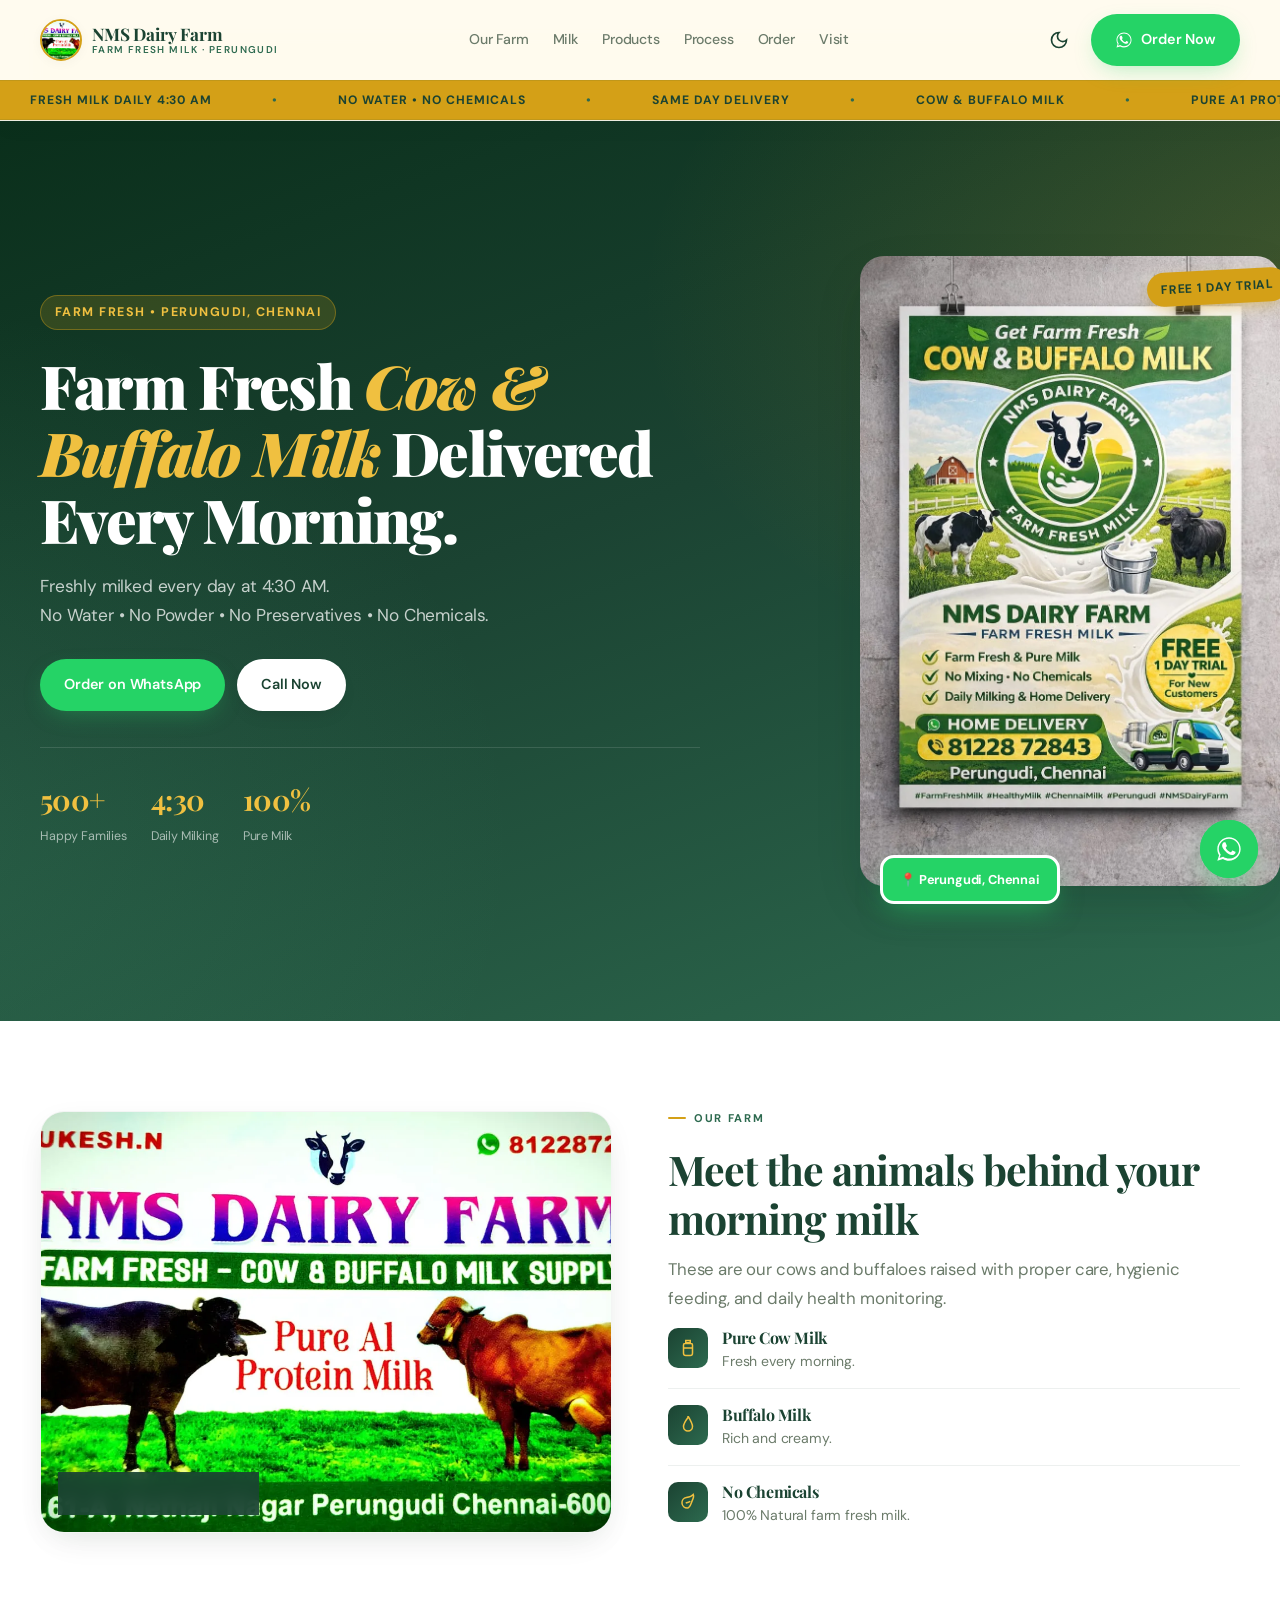
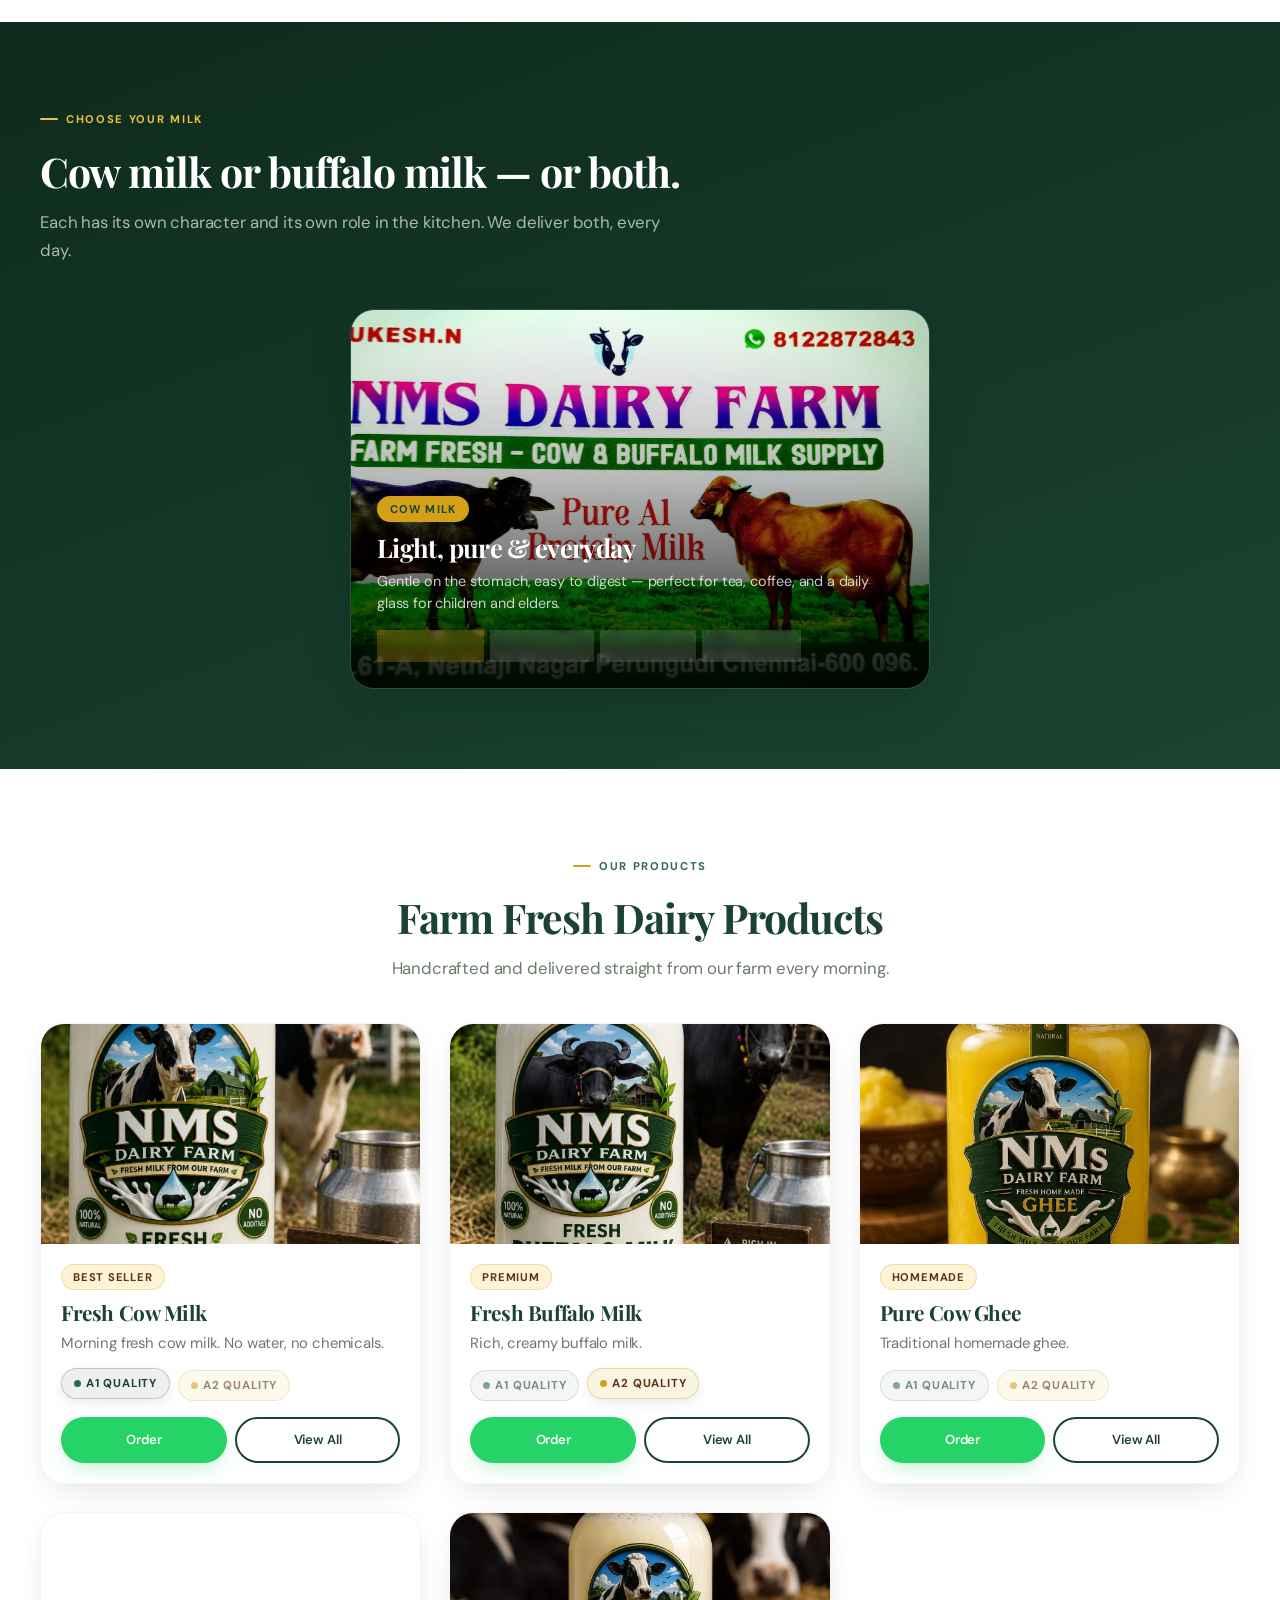
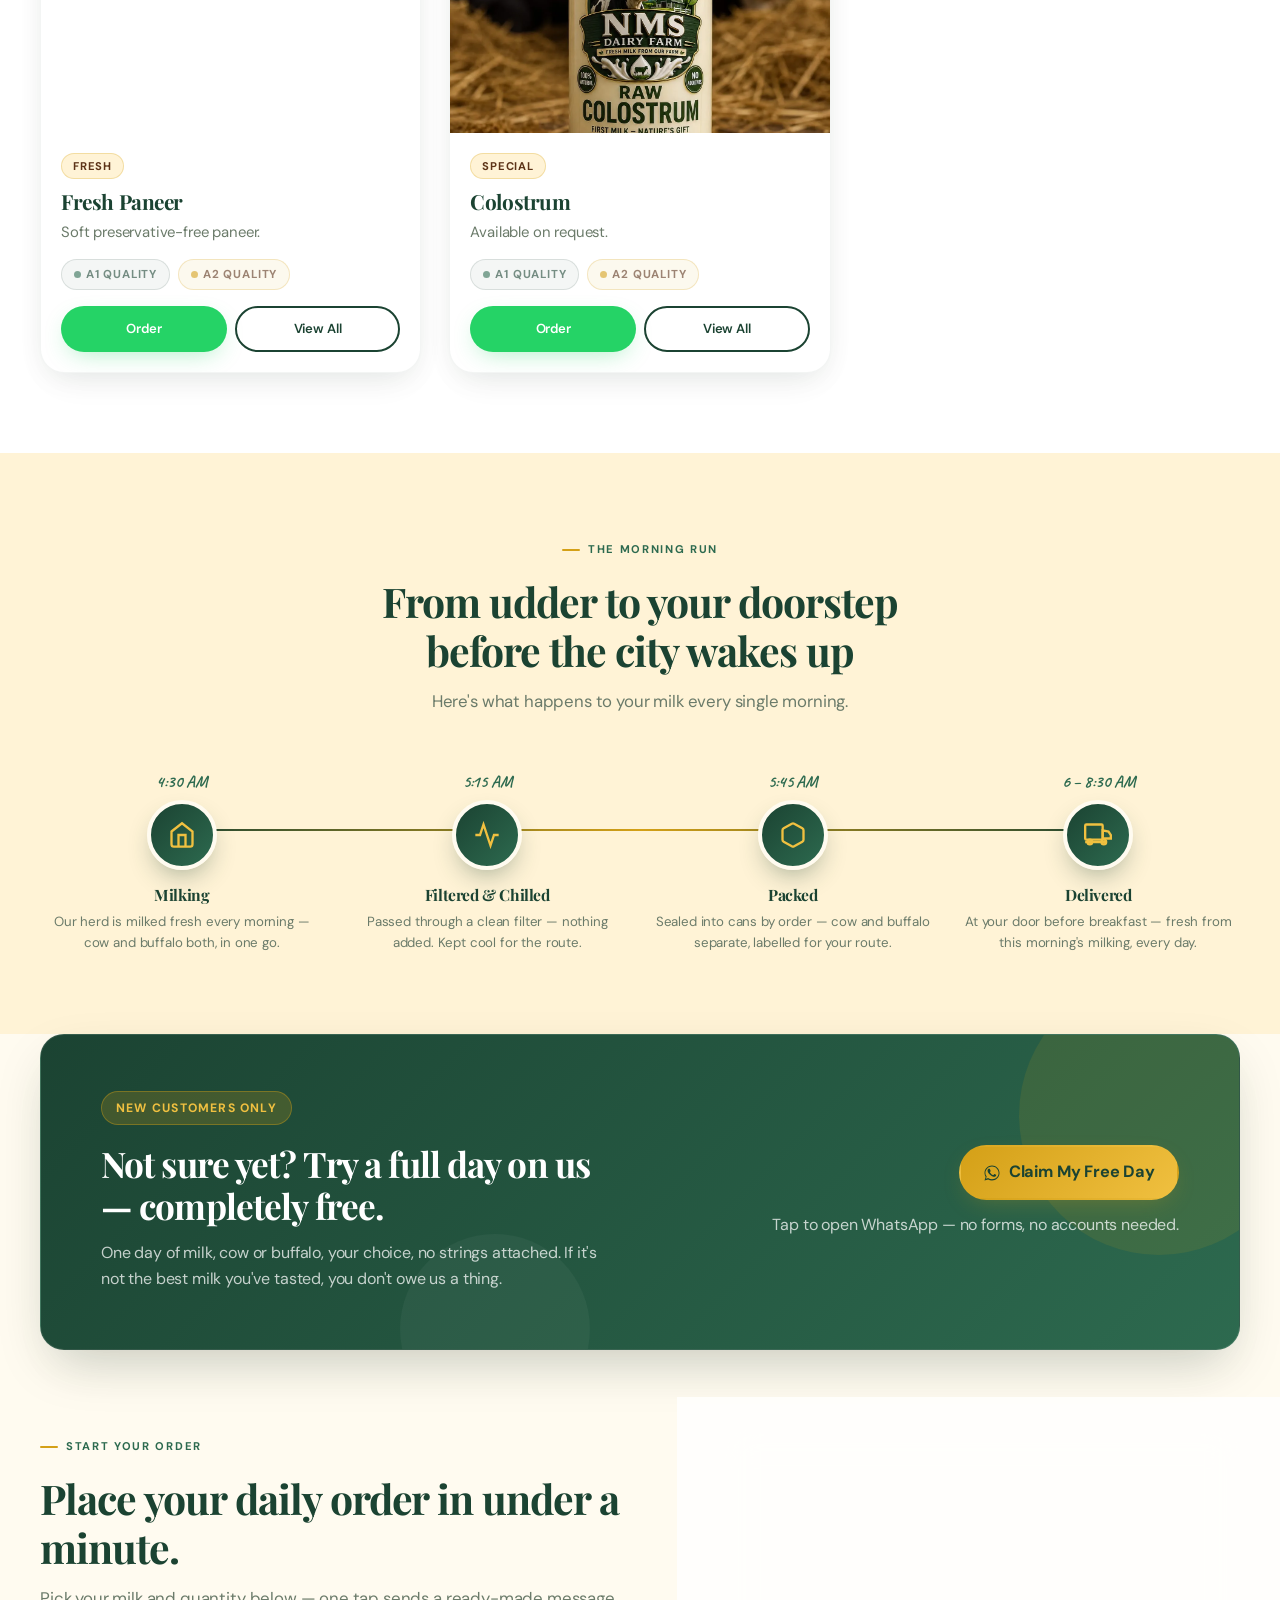
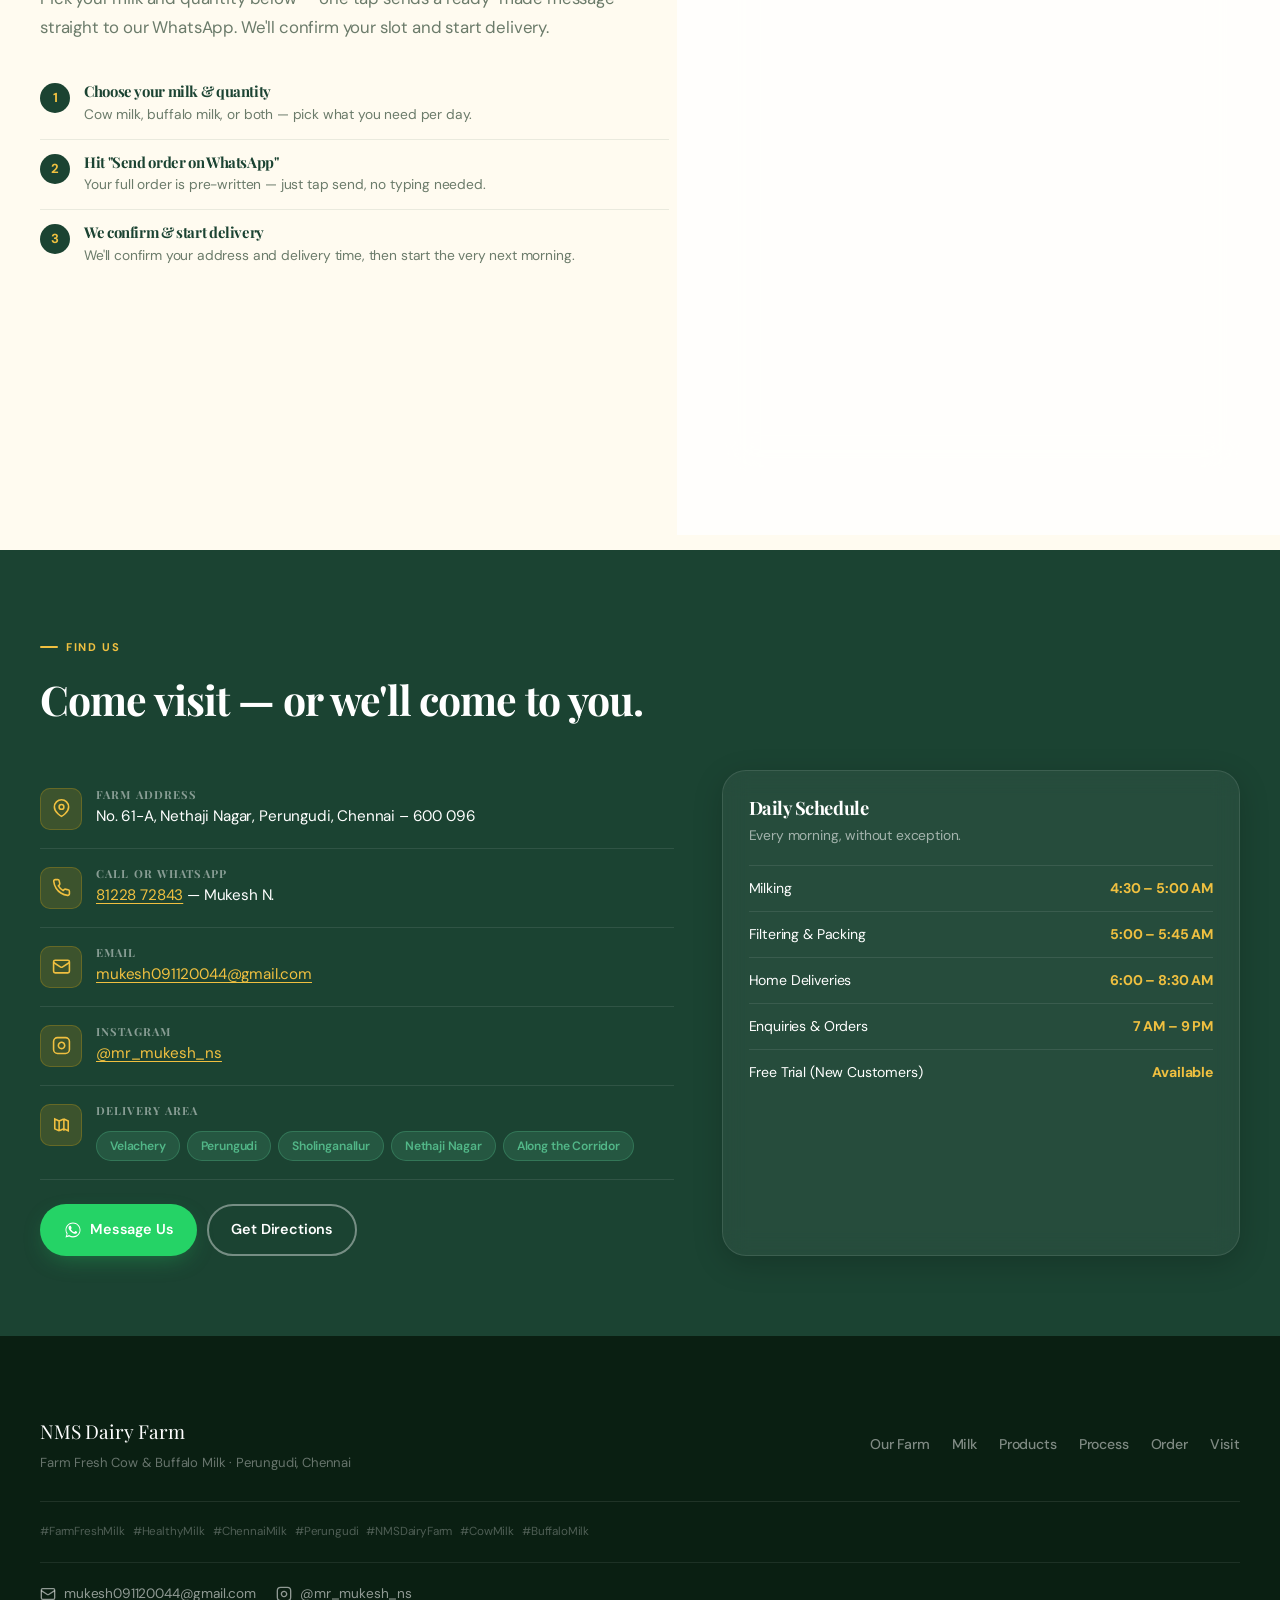
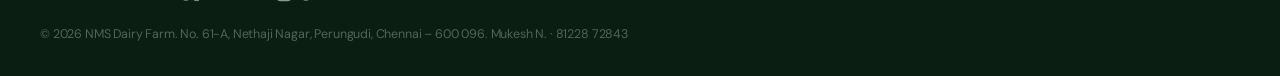
<file: index.html>
<!DOCTYPE html>
<html lang="en">

<head>
  <meta name="google-site-verification" content="FIwdEo8dIdttKMompDkvit5PTXpS1z3GjPGA3_YH7To" />
  <meta charset="UTF-8">
  <meta name="viewport" content="width=device-width, initial-scale=1.0">
  <title>NMS Dairy Farm | Farm Fresh Cow &amp; Buffalo Milk</title>
  <meta name="description"
    content="Pure cow and buffalo milk, milked at 4:30 AM and delivered to your door in Perungudi, Velachery, Sholinganallur. No mixing, no chemicals.">
  <meta name="keywords"
    content="NMS Dairy Farm, fresh milk Chennai, cow milk Perungudi, buffalo milk Velachery, organic ghee, homemade paneer, daily milk delivery Chennai, A1 milk Chennai, A2 milk Chennai">
  <meta name="robots" content="index, follow">
  <meta name="theme-color" content="#1B4332">
  <link rel="canonical" href="https://nmsdairyfarm.com/">

  <!-- Open Graph / Facebook -->
  <meta property="og:type" content="website">
  <meta property="og:url" content="https://nmsdairyfarm.com/">
  <meta property="og:title" content="NMS Dairy Farm | Farm Fresh Cow &amp; Buffalo Milk">
  <meta property="og:description"
    content="Pure cow and buffalo milk, milked at 4:30 AM and delivered to your door in Perungudi, Velachery, Sholinganallur. No mixing, no chemicals.">
  <meta property="og:image" content="https://nmsdairyfarm.com/img/one.webp">
  <meta property="og:site_name" content="NMS Dairy Farm">

  <!-- Twitter -->
  <meta name="twitter:card" content="summary_large_image">
  <meta name="twitter:url" content="https://nmsdairyfarm.com/">
  <meta name="twitter:title" content="NMS Dairy Farm | Farm Fresh Cow &amp; Buffalo Milk">
  <meta name="twitter:description"
    content="Pure cow and buffalo milk, milked at 4:30 AM and delivered to your door in Perungudi, Velachery, Sholinganallur. No mixing, no chemicals.">
  <meta name="twitter:image" content="https://nmsdairyfarm.com/img/one.webp">

  <!-- Favicon -->
  <link rel="icon" type="image/webp" href="img/logo.webp">
  <link rel="apple-touch-icon" href="img/logo.webp">

  <!-- Preload critical LCP assets -->
  <link rel="preload" as="image" href="img/one.webp" type="image/webp">
  <link rel="preload" as="image" href="img/two.webp" type="image/webp">

  <link rel="preconnect" href="https://fonts.googleapis.com">
  <link rel="preconnect" href="https://fonts.gstatic.com" crossorigin>
  <link
    href="https://fonts.googleapis.com/css2?family=Playfair+Display:ital,wght@0,700;0,900;1,700&family=DM+Sans:wght@400;500;600;700&family=Caveat:wght@700&display=swap"
    rel="stylesheet">
  <link rel="stylesheet" href="style.css">
</head>

<body>
  <script>
    (function () {
      var t = localStorage.getItem('theme');
      if (t === 'dark' || (!t && window.matchMedia('(prefers-color-scheme: dark)').matches)) {
        document.body.classList.add('dark-theme');
      }
    })();
  </script>

  <!-- ── HEADER ── -->
  <header>
    <div class="nav">
      <a href="#home" class="brand">
        <div class="brand-logo">
          <img src="img/two.webp" alt="NMS Dairy Farm logo" width="42" height="42" decoding="async">
        </div>
        <div class="brand-name">NMS Dairy Farm<span>Farm Fresh Milk · Perungudi</span></div>
      </a>
      <nav class="nav-links" aria-label="Main navigation">
        <a href="#showcase">Our Farm</a>
        <a href="#animals">Milk</a>
        <a href="products.html">Products</a>
        <a href="#process">Process</a>
        <a href="#order">Order</a>
        <a href="#visit">Visit</a>
      </nav>
      <div class="nav-actions" style="display:flex;align-items:center;gap:12px;">
        <button class="theme-btn" id="themeToggle" aria-label="Toggle dark mode">
          <svg class="sun-icon" viewBox="0 0 24 24" fill="none" stroke="currentColor" stroke-width="2" aria-hidden="true">
            <circle cx="12" cy="12" r="4"/>
            <path d="M12 2v2M12 20v2M4.93 4.93l1.41 1.41M17.66 17.66l1.41 1.41M2 12h2M20 12h2M6.34 17.66l-1.41 1.41M19.07 4.93l-1.41 1.41"/>
          </svg>
          <svg class="moon-icon" viewBox="0 0 24 24" fill="none" stroke="currentColor" stroke-width="2" aria-hidden="true">
            <path d="M12 3a6 6 0 0 0 9 9 9 9 0 1 1-9-9Z"/>
          </svg>
        </button>
        <a class="btn btn-wa nav-wa" id="navWa" href="#" target="_blank" rel="noopener" aria-label="Order on WhatsApp">
          <svg viewBox="0 0 24 24" fill="currentColor" aria-hidden="true">
            <path
              d="M17.5 14.4c-.3-.1-1.7-.8-2-1-.3-.1-.5-.1-.7.1-.2.3-.8 1-.9 1.1-.2.2-.3.2-.6.1-.3-.1-1.2-.5-2.4-1.5-.9-.8-1.5-1.8-1.6-2.1-.2-.3 0-.5.1-.6.1-.1.3-.3.4-.5.1-.1.2-.3.3-.4.1-.2 0-.4 0-.5 0-.1-.7-1.7-.9-2.3-.3-.6-.5-.5-.7-.5h-.6c-.2 0-.5.1-.8.4-.3.3-1 1-1 2.4s1 2.8 1.2 3c.1.2 2 3 4.8 4.3.7.3 1.2.5 1.6.6.7.2 1.3.2 1.8.1.5-.1 1.7-.7 1.9-1.4.2-.7.2-1.3.2-1.4-.1-.2-.3-.2-.6-.4Z" />
            <path
              d="M12 2C6.5 2 2 6.5 2 12c0 1.9.5 3.7 1.5 5.3L2 22l4.8-1.5C8.3 21.5 10.1 22 12 22c5.5 0 10-4.5 10-10S17.5 2 12 2Zm0 18.2c-1.7 0-3.3-.5-4.7-1.3l-.3-.2-3.1 1 1-3-.2-.3C3.7 15 3.2 13.5 3.2 12 3.2 7.1 7.1 3.2 12 3.2S20.8 7.1 20.8 12 16.9 20.2 12 20.2Z" />
          </svg>
          Order Now
        </a>
        <button class="hamburger" id="menuOpen" aria-label="Open menu" aria-expanded="false" aria-controls="mobileNav">
          <svg viewBox="0 0 24 24" fill="none" stroke="currentColor" stroke-width="2" aria-hidden="true">
            <path d="M3 6h18M3 12h18M3 18h18" stroke-linecap="round" />
          </svg>
        </button>
      </div>
    </div>
    <!-- ticker -->
    <div class="ticker-wrap" aria-hidden="true">
      <div class="ticker-track">
        <div class="ticker-item">Fresh Milk Daily 4:30 AM</div>
        <div class="ticker-item">No Water • No Chemicals</div>
        <div class="ticker-item">Same Day Delivery</div>
        <div class="ticker-item">Cow &amp; Buffalo Milk</div>
        <div class="ticker-item">Pure A1 Protein Milk</div>
        <div class="ticker-item">Serving Perungudi, Velachery, Thoraipakkam &amp; Sholinganallur</div>
        <!-- duplicate for seamless loop -->
        <div class="ticker-item">Fresh Milk Daily 4:30 AM</div>
        <div class="ticker-item">No Water • No Chemicals</div>
        <div class="ticker-item">Same Day Delivery</div>
        <div class="ticker-item">Cow &amp; Buffalo Milk</div>
        <div class="ticker-item">Pure A1 Protein Milk</div>
        <div class="ticker-item">Serving Perungudi, Velachery, Thoraipakkam &amp; Sholinganallur</div>
      </div>
    </div>
  </header>

  <!-- MOBILE NAV -->
  <div class="mobile-nav" id="mobileNav" role="dialog" aria-modal="true" aria-label="Mobile navigation">
    <button class="close" id="menuClose" aria-label="Close menu">
      <svg viewBox="0 0 24 24" fill="none" stroke="currentColor" stroke-width="2" aria-hidden="true">
        <path d="M6 6l12 12M18 6L6 18" stroke-linecap="round" />
      </svg>
    </button>
    <a href="#showcase">Our Farm</a>
    <a href="#animals">Milk</a>
    <a href="products.html">Products</a>
    <a href="#process">Process</a>
    <a href="#order">Order</a>
    <a href="#visit">Visit</a>
    <button class="theme-btn" aria-label="Toggle dark mode" style="margin-top: 10px; color: #fff;">
      <svg class="sun-icon" viewBox="0 0 24 24" fill="none" stroke="currentColor" stroke-width="2" aria-hidden="true" style="width:24px; height:24px;">
        <circle cx="12" cy="12" r="4"/>
        <path d="M12 2v2M12 20v2M4.93 4.93l1.41 1.41M17.66 17.66l1.41 1.41M2 12h2M20 12h2M6.34 17.66l-1.41 1.41M19.07 4.93l-1.41 1.41"/>
      </svg>
      <svg class="moon-icon" viewBox="0 0 24 24" fill="none" stroke="currentColor" stroke-width="2" aria-hidden="true" style="width:24px; height:24px;">
        <path d="M12 3a6 6 0 0 0 9 9 9 9 0 1 1-9-9Z"/>
      </svg>
    </button>
  </div>

  <main>
    <!-- ── HERO ── -->
    <section class="hero" id="home">
      <div class="hero-bg"></div>
      <div class="hero-particles" id="particles" aria-hidden="true"></div>
      <div class="hero-grid">
        <!-- LEFT -->
        <div class="hero-content">
          <div class="hero-eyebrow">Farm Fresh • Perungudi, Chennai</div>
          <h1>Farm Fresh <em>Cow &amp; Buffalo Milk</em> Delivered Every Morning.</h1>
          <p class="hero-sub">Freshly milked every day at 4:30 AM.<br>No Water • No Powder • No Preservatives • No
            Chemicals.</p>
          <div class="hero-cta">
            <a class="btn btn-wa" id="heroWa" href="#" target="_blank" rel="noopener">Order on WhatsApp</a>
            <a class="btn btn-white" href="tel:+918122872843">Call Now</a>
          </div>
          <div class="hero-stats">
            <div class="hero-stat">
              <div class="num">500+</div>
              <div class="lbl">Happy Families</div>
            </div>
            <div class="hero-stat">
              <div class="num">4:30</div>
              <div class="lbl">Daily Milking</div>
            </div>
            <div class="hero-stat">
              <div class="num">100%</div>
              <div class="lbl">Pure Milk</div>
            </div>
          </div>
        </div>
        <!-- RIGHT -->
        <div class="poster-wrap">
          <div class="poster-frame">
            <img src="img/one.webp" alt="NMS Dairy Farm fresh milk" width="420" height="560" fetchpriority="high">
            <div class="poster-tag">FREE 1 DAY TRIAL</div>
            <div class="poster-badge">📍 Perungudi, Chennai</div>
          </div>
        </div>
      </div>
    </section>

    <!-- ── SHOWCASE ── -->
    <section class="showcase section" id="showcase">
      <div class="section-inner">
        <div class="showcase-grid">
          <div class="showcase-img-wrap reveal">
            <div class="showcase-img">
              <img src="img/two.webp" alt="NMS Dairy Farm cows at Perungudi" loading="lazy" width="600" height="420" decoding="async">
              <div class="img-label">📍 Nethaji Nagar, Perungudi</div>
            </div>
          </div>
          <div class="reveal">
            <span class="label">Our Farm</span>
            <div class="section-head">
              <h2>Meet the animals behind your morning milk</h2>
              <p>These are our cows and buffaloes raised with proper care, hygienic feeding, and daily health
                monitoring.
              </p>
            </div>
            <div>
              <div class="showcase-point">
                <div class="point-icon">
                  <svg viewBox="0 0 24 24" fill="none" stroke="currentColor" stroke-width="2" width="20" height="20"
                    aria-hidden="true">
                    <path d="M9 2h6v3H9zM6 8a2 2 0 0 1 2-2h8a2 2 0 0 1 2 2v11a3 3 0 0 1-3 3H9a3 3 0 0 1-3-3V8z" />
                    <path d="M6 12h12" />
                  </svg>
                </div>
                <div class="point-text">
                  <h3>Pure Cow Milk</h3>
                  <p>Fresh every morning.</p>
                </div>
              </div>
              <div class="showcase-point">
                <div class="point-icon">
                  <svg viewBox="0 0 24 24" fill="none" stroke="currentColor" stroke-width="2" width="20" height="20"
                    aria-hidden="true">
                    <path d="M12 2C12 2 6 10 6 14a6 6 0 0 0 12 0c0-4-6-14-6-14z" />
                  </svg>
                </div>
                <div class="point-text">
                  <h3>Buffalo Milk</h3>
                  <p>Rich and creamy.</p>
                </div>
              </div>
              <div class="showcase-point">
                <div class="point-icon">
                  <svg viewBox="0 0 24 24" fill="none" stroke="currentColor" stroke-width="2" width="20" height="20"
                    aria-hidden="true">
                    <path d="M11 20A7 7 0 0 1 9.8 6.1C15.5 5 17 4.48 19 2c1 2 0.2 5-1.5 8.5C16 13.9 14.9 20 11 20z" />
                    <path d="M9 13.5c2-1 4.5-1 6-2.5" />
                  </svg>
                </div>
                <div class="point-text">
                  <h3>No Chemicals</h3>
                  <p>100% Natural farm fresh milk.</p>
                </div>
              </div>
            </div>
          </div>
        </div>
      </div>
    </section>

    <!-- ── ANIMALS ── -->
    <section class="animals" id="animals">
      <div class="animals-inner">
        <div class="section-head reveal">
          <span class="label">Choose Your Milk</span>
          <h2>Cow milk or buffalo milk — or both.</h2>
          <p>Each has its own character and its own role in the kitchen. We deliver both, every day.</p>
        </div>
        <div class="animal-cards">
          <div class="animal-card reveal">
            <img src="img/two.webp" alt="Cow at NMS Dairy Farm Perungudi" loading="lazy" width="580" height="380"
              style="object-position:right center;" decoding="async">
            <div class="animal-card-overlay"></div>
            <div class="animal-card-content">
              <span class="animal-card-tag">Cow Milk</span>
              <h3>Light, pure &amp; everyday</h3>
              <p>Gentle on the stomach, easy to digest — perfect for tea, coffee, and a daily glass for children and
                elders.</p>
              <div class="benefits">
                <span class="benefit gold">Pure A1 Protein</span>
                <span class="benefit">Easy to Digest</span>
                <span class="benefit">Tea &amp; Coffee</span>
                <span class="benefit">Kids &amp; Elders</span>
              </div>
            </div>
          </div>
        </div>
      </div>
    </section>

    <!-- ── PRODUCTS SECTION ── -->
    <section class="section" id="products-homepage" style="background:#fff;">
      <div class="section-inner">
        <div class="section-head reveal text-center" style="max-width:580px;margin:0 auto 40px;">
          <span class="label" style="justify-content:center;">Our Products</span>
          <h2>Farm Fresh Dairy Products</h2>
          <p style="margin:12px auto 0;">Handcrafted and delivered straight from our farm every morning.</p>
        </div>
        <div class="grid">
          <!-- Cow Milk -->
          <div class="card reveal">
            <img src="img/cow milk.webp" alt="Fresh Cow Milk" loading="lazy" width="400" height="220" decoding="async">
            <div class="content">
              <span class="tag">Best Seller</span>
              <h3>Fresh Cow Milk</h3>
              <p>Morning fresh cow milk. No water, no chemicals.</p>
              <div class="quality-badges">
                <span class="quality-badge a1 active">A1 Quality</span>
                <span class="quality-badge a2">A2 Quality</span>
              </div>
              <div class="card-actions">
                <a class="btn btn-wa"
                  href="https://wa.me/918122872843?text=Hi%20NMS%20Dairy%20Farm!%20I'd%20like%20to%20order%20Fresh%20Cow%20Milk%20%5BPlease%20specify%20A1%20or%20A2%20Quality%5D."
                  target="_blank" rel="noopener">Order</a>
                <a class="btn btn-outline" href="products.html">View All</a>
              </div>
            </div>
          </div>
          <!-- Buffalo Milk -->
          <div class="card reveal">
            <img src="img/bmilk.webp" alt="Fresh Buffalo Milk" loading="lazy" width="400" height="220" decoding="async">
            <div class="content">
              <span class="tag">Premium</span>
              <h3>Fresh Buffalo Milk</h3>
              <p>Rich, creamy buffalo milk.</p>
              <div class="quality-badges">
                <span class="quality-badge a1">A1 Quality</span>
                <span class="quality-badge a2 active">A2 Quality</span>
              </div>
              <div class="card-actions">
                <a class="btn btn-wa"
                  href="https://wa.me/918122872843?text=Hi%20NMS%20Dairy%20Farm!%20I'd%20like%20to%20order%20Fresh%20Buffalo%20Milk%20%5BPlease%20specify%20A1%20or%20A2%20Quality%5D."
                  target="_blank" rel="noopener">Order</a>
                <a class="btn btn-outline" href="products.html">View All</a>
              </div>
            </div>
          </div>
          <!-- Ghee -->
          <div class="card reveal">
            <img src="img/ghee.webp" alt="Pure Cow Ghee" loading="lazy" width="400" height="220" decoding="async">
            <div class="content">
              <span class="tag">Homemade</span>
              <h3>Pure Cow Ghee</h3>
              <p>Traditional homemade ghee.</p>
              <div class="quality-badges">
                <span class="quality-badge a1">A1 Quality</span>
                <span class="quality-badge a2">A2 Quality</span>
              </div>
              <div class="card-actions">
                <a class="btn btn-wa"
                  href="https://wa.me/918122872843?text=Hi%20NMS%20Dairy%20Farm!%20I'd%20like%20to%20order%20Pure%20Cow%20Ghee."
                  target="_blank" rel="noopener">Order</a>
                <a class="btn btn-outline" href="products.html">View All</a>
              </div>
            </div>
          </div>
          <!-- Paneer -->
          <div class="card reveal">
            <img src="img/panneer.webp" alt="Fresh Paneer" loading="lazy" width="400" height="220" decoding="async">
            <div class="content">
              <span class="tag">Fresh</span>
              <h3>Fresh Paneer</h3>
              <p>Soft preservative-free paneer.</p>
              <div class="quality-badges">
                <span class="quality-badge a1">A1 Quality</span>
                <span class="quality-badge a2">A2 Quality</span>
              </div>
              <div class="card-actions">
                <a class="btn btn-wa"
                  href="https://wa.me/918122872843?text=Hi%20NMS%20Dairy%20Farm!%20I'd%20like%20to%20order%20Fresh%20Paneer."
                  target="_blank" rel="noopener">Order</a>
                <a class="btn btn-outline" href="products.html">View All</a>
              </div>
            </div>
          </div>
          <!-- Colostrum -->
          <div class="card reveal">
            <img src="img/colostrum.webp" alt="Colostrum" loading="lazy" width="400" height="220" decoding="async">
            <div class="content">
              <span class="tag">Special</span>
              <h3>Colostrum</h3>
              <p>Available on request.</p>
              <div class="quality-badges">
                <span class="quality-badge a1">A1 Quality</span>
                <span class="quality-badge a2">A2 Quality</span>
              </div>
              <div class="card-actions">
                <a class="btn btn-wa"
                  href="https://wa.me/918122872843?text=Hi%20NMS%20Dairy%20Farm!%20I'd%20like%20to%20order%20Colostrum."
                  target="_blank" rel="noopener">Order</a>
                <a class="btn btn-outline" href="products.html">View All</a>
              </div>
            </div>
          </div>
        </div>
      </div>
    </section>

    <!-- ── PROCESS ── -->
    <section class="section process" id="process">
      <div class="section-inner">
        <div class="section-head reveal text-center" style="max-width:580px;margin:0 auto;">
          <span class="label" style="justify-content:center;">The Morning Run</span>
          <h2 style="text-align:center;">From udder to your doorstep before the city wakes up</h2>
          <p style="text-align:center;margin:12px auto 0;">Here's what happens to your milk every single morning.</p>
        </div>
        <div class="process-steps">
          <div class="process-step reveal">
            <div class="step-time">4:30 AM</div>
            <div class="step-circle"><svg viewBox="0 0 24 24" fill="none" stroke="currentColor" stroke-width="2"
                aria-hidden="true">
                <path d="M3 9l9-7 9 7v11a2 2 0 0 1-2 2H5a2 2 0 0 1-2-2z" />
                <polyline points="9 22 9 12 15 12 15 22" />
              </svg></div>
            <h3>Milking</h3>
            <p>Our herd is milked fresh every morning — cow and buffalo both, in one go.</p>
          </div>
          <div class="process-step reveal">
            <div class="step-time">5:15 AM</div>
            <div class="step-circle"><svg viewBox="0 0 24 24" fill="none" stroke="currentColor" stroke-width="2"
                aria-hidden="true">
                <path d="M22 12h-4l-3 9L9 3l-3 9H2" />
              </svg></div>
            <h3>Filtered &amp; Chilled</h3>
            <p>Passed through a clean filter — nothing added. Kept cool for the route.</p>
          </div>
          <div class="process-step reveal">
            <div class="step-time">5:45 AM</div>
            <div class="step-circle"><svg viewBox="0 0 24 24" fill="none" stroke="currentColor" stroke-width="2"
                aria-hidden="true">
                <path
                  d="M21 16V8a2 2 0 0 0-1-1.73l-7-4a2 2 0 0 0-2 0l-7 4A2 2 0 0 0 3 8v8a2 2 0 0 0 1 1.73l7 4a2 2 0 0 0 2 0l7-4A2 2 0 0 0 21 16z" />
              </svg></div>
            <h3>Packed</h3>
            <p>Sealed into cans by order — cow and buffalo separate, labelled for your route.</p>
          </div>
          <div class="process-step reveal">
            <div class="step-time">6 – 8:30 AM</div>
            <div class="step-circle"><svg viewBox="0 0 24 24" fill="none" stroke="currentColor" stroke-width="2"
                aria-hidden="true">
                <rect x="1" y="3" width="15" height="13" rx="1" />
                <path d="m16 8 5 1 2 3v3h-7V8ZM1 18h18" />
                <circle cx="5" cy="18" r="2" />
                <circle cx="17" cy="18" r="2" />
              </svg></div>
            <h3>Delivered</h3>
            <p>At your door before breakfast — fresh from this morning's milking, every day.</p>
          </div>
        </div>
      </div>
    </section>

    <!-- ── TRIAL BANNER ── -->
    <div class="trial-wrap">
      <div class="trial reveal">
        <div>
          <div class="trial-badge">New Customers Only</div>
          <h2>Not sure yet? Try a full day on us — completely free.</h2>
          <p>One day of milk, cow or buffalo, your choice, no strings attached. If it's not the best milk you've tasted,
            you don't owe us a thing.</p>
        </div>
        <div class="trial-cta">
          <a class="btn btn-gold" id="trialWa" href="#" target="_blank" rel="noopener" style="font-size:1.02rem;">
            <svg viewBox="0 0 24 24" fill="currentColor" aria-hidden="true">
              <path
                d="M17.5 14.4c-.3-.1-1.7-.8-2-1-.3-.1-.5-.1-.7.1-.2.3-.8 1-.9 1.1-.2.2-.3.2-.6.1-.3-.1-1.2-.5-2.4-1.5-.9-.8-1.5-1.8-1.6-2.1-.2-.3 0-.5.1-.6.1-.1.3-.3.4-.5.1-.1.2-.3.3-.4.1-.2 0-.4 0-.5 0-.1-.7-1.7-.9-2.3-.3-.6-.5-.5-.7-.5h-.6c-.2 0-.5.1-.8.4-.3.3-1 1-1 2.4s1 2.8 1.2 3c.1.2 2 3 4.8 4.3.7.3 1.2.5 1.6.6.7.2 1.3.2 1.8.1.5-.1 1.7-.7 1.9-1.4.2-.7.2-1.3.2-1.4-.1-.2-.3-.2-.6-.4Z" />
              <path
                d="M12 2C6.5 2 2 6.5 2 12c0 1.9.5 3.7 1.5 5.3L2 22l4.8-1.5C8.3 21.5 10.1 22 12 22c5.5 0 10-4.5 10-10S17.5 2 12 2Zm0 18.2c-1.7 0-3.3-.5-4.7-1.3l-.3-.2-3.1 1 1-3-.2-.3C3.7 15 3.2 13.5 3.2 12 3.2 7.1 7.1 3.2 12 3.2S20.8 7.1 20.8 12 16.9 20.2 12 20.2Z" />
            </svg>
            Claim My Free Day
          </a>
          <p class="trial-note">Tap to open WhatsApp — no forms, no accounts needed.</p>
        </div>
      </div>
    </div>

    <!-- ── ORDER ── -->
    <section class="section order" id="order" style="padding-top:0;">
      <div class="section-inner">
        <div class="order-grid">
          <div class="reveal">
            <span class="label">Start Your Order</span>
            <div class="section-head">
              <h2>Place your daily order in under a minute.</h2>
              <p>Pick your milk and quantity below — one tap sends a ready-made message straight to our WhatsApp. We'll
                confirm your slot and start delivery.</p>
            </div>
            <div class="order-steps-list">
              <div class="order-step-item">
                <span class="step-num">1</span>
                <div>
                  <h3>Choose your milk &amp; quantity</h3>
                  <p>Cow milk, buffalo milk, or both — pick what you need per day.</p>
                </div>
              </div>
              <div class="order-step-item">
                <span class="step-num">2</span>
                <div>
                  <h3>Hit "Send order on WhatsApp"</h3>
                  <p>Your full order is pre-written — just tap send, no typing needed.</p>
                </div>
              </div>
              <div class="order-step-item">
                <span class="step-num">3</span>
                <div>
                  <h3>We confirm &amp; start delivery</h3>
                  <p>We'll confirm your address and delivery time, then start the very next morning.</p>
                </div>
              </div>
            </div>
          </div>
          <div class="order-builder reveal">
            <h3 class="builder-title">Build Your Order</h3>
            <span class="field-label">Milk type</span>
            <div class="choice-wrap" id="milkChoice">
              <label class="choice active"><input type="radio" name="mt" value="Cow Milk" checked class="sr-only"> Cow
                Milk</label>
              <label class="choice"><input type="radio" name="mt" value="Buffalo Milk" class="sr-only"> Buffalo Milk</label>
              <label class="choice"><input type="radio" name="mt" value="Both Cow &amp; Buffalo Milk" class="sr-only">
                Both</label>
            </div>
            <span class="field-label">Milk Quality</span>
            <div class="choice-wrap" id="qualityChoice">
              <label class="choice active"><input type="radio" name="quality" value="A1 Quality" checked class="sr-only"> A1 Quality</label>
              <label class="choice"><input type="radio" name="quality" value="A2 Quality" class="sr-only"> A2 Quality</label>
            </div>
            <span class="field-label">Plan</span>
            <div class="choice-wrap" id="planChoice">
              <label class="choice active"><input type="radio" name="plan" value="Daily home delivery" checked class="sr-only">
                Daily Delivery</label>
              <label class="choice"><input type="radio" name="plan" value="Free 1-day trial" class="sr-only"> Free Trial</label>
            </div>
            <span class="field-label">Quantity per day</span>
            <div class="qty-wrap">
              <button class="qty-btn" id="qtyMinus" aria-label="Decrease quantity">−</button>
              <span class="qty-display" id="qtyVal">1.0 L</span>
              <button class="qty-btn" id="qtyPlus" aria-label="Increase quantity">+</button>
            </div>
            <div class="order-preview" id="orderPreview">
              <strong>1.0 L</strong> of <strong>Cow Milk</strong> · <strong>Daily home delivery</strong>
            </div>
            <a class="btn btn-wa" id="orderWa" href="#" target="_blank" rel="noopener">
              <svg viewBox="0 0 24 24" fill="currentColor" aria-hidden="true">
                <path
                  d="M17.5 14.4c-.3-.1-1.7-.8-2-1-.3-.1-.5-.1-.7.1-.2.3-.8 1-.9 1.1-.2.2-.3.2-.6.1-.3-.1-1.2-.5-2.4-1.5-.9-.8-1.5-1.8-1.6-2.1-.2-.3 0-.5.1-.6.1-.1.3-.3.4-.5.1-.1.2-.3.3-.4.1-.2 0-.4 0-.5 0-.1-.7-1.7-.9-2.3-.3-.6-.5-.5-.7-.5h-.6c-.2 0-.5.1-.8.4-.3.3-1 1-1 2.4s1 2.8 1.2 3c.1.2 2 3 4.8 4.3.7.3 1.2.5 1.6.6.7.2 1.3.2 1.8.1.5-.1 1.7-.7 1.9-1.4.2-.7.2-1.3.2-1.4-.1-.2-.3-.2-.6-.4Z" />
                <path
                  d="M12 2C6.5 2 2 6.5 2 12c0 1.9.5 3.7 1.5 5.3L2 22l4.8-1.5C8.3 21.5 10.1 22 12 22c5.5 0 10-4.5 10-10S17.5 2 12 2Zm0 18.2c-1.7 0-3.3-.5-4.7-1.3l-.3-.2-3.1 1 1-3-.2-.3C3.7 15 3.2 13.5 3.2 12 3.2 7.1 7.1 3.2 12 3.2S20.8 7.1 20.8 12 16.9 20.2 12 20.2Z" />
              </svg>
              Send Order on WhatsApp
            </a>
          </div>
        </div>
      </div>
    </section>

    <!-- ── VISIT ── -->
    <section class="section visit" id="visit">
      <div class="section-inner">
        <div class="reveal">
          <span class="label">Find Us</span>
          <h2 style="color:#fff;font-size:clamp(1.7rem,3.2vw,2.6rem);margin-top:6px;">Come visit — or we'll come to you.
          </h2>
        </div>
        <div class="visit-grid">
          <div class="reveal">
            <div class="info-item">
              <div class="info-icon"><svg viewBox="0 0 24 24" fill="none" stroke="currentColor" stroke-width="2"
                  aria-hidden="true">
                  <path d="M21 10c0 7-9 12-9 12s-9-5-9-12a9 9 0 0 1 18 0Z" />
                  <circle cx="12" cy="10" r="3" />
                </svg></div>
              <div>
                <h3>Farm Address</h3>
                <p>No. 61-A, Nethaji Nagar, Perungudi, Chennai – 600 096</p>
              </div>
            </div>
            <div class="info-item">
              <div class="info-icon"><svg viewBox="0 0 24 24" fill="none" stroke="currentColor" stroke-width="2"
                  aria-hidden="true">
                  <path
                    d="M22 16.9v3a2 2 0 0 1-2.2 2 19.8 19.8 0 0 1-8.6-3 19.5 19.5 0 0 1-6-6 19.8 19.8 0 0 1-3-8.7A2 2 0 0 1 4.1 2h3a2 2 0 0 1 2 1.7c.1 1 .4 2 .7 2.9a2 2 0 0 1-.5 2.1L8.1 9.9a16 16 0 0 0 6 6l1.2-1.2a2 2 0 0 1 2.1-.5c.9.3 1.9.6 2.9.7a2 2 0 0 1 1.7 2.1Z" />
                </svg></div>
              <div>
                <h3>Call or WhatsApp</h3>
                <p><a href="tel:+918122872843">81228 72843</a> — Mukesh N.</p>
              </div>
            </div>
            <div class="info-item">
              <div class="info-icon"><svg viewBox="0 0 24 24" fill="none" stroke="currentColor" stroke-width="2"
                  aria-hidden="true">
                  <rect width="20" height="16" x="2" y="4" rx="2" />
                  <path d="m22 7-8.97 5.7a1.94 1.94 0 0 1-2.06 0L2 7" />
                </svg></div>
              <div>
                <h3>Email</h3>
                <p><a href="mailto:mukesh091120044@gmail.com">mukesh091120044@gmail.com</a></p>
              </div>
            </div>
            <div class="info-item">
              <div class="info-icon"><svg viewBox="0 0 24 24" fill="none" stroke="currentColor" stroke-width="2"
                  aria-hidden="true">
                  <rect width="20" height="20" x="2" y="2" rx="5" ry="5" />
                  <path d="M16 11.37A4 4 0 1 1 12.63 8 4 4 0 0 1 16 11.37z" />
                  <line x1="17.5" x2="17.51" y1="6.5" y2="6.5" />
                </svg></div>
              <div>
                <h3>Instagram</h3>
                <p><a href="https://instagram.com/mr_mukesh_ns" target="_blank" rel="noopener">@mr_mukesh_ns</a></p>
              </div>
            </div>
            <div class="info-item">
              <div class="info-icon"><svg viewBox="0 0 24 24" fill="none" stroke="currentColor" stroke-width="2"
                  aria-hidden="true">
                  <path d="M9 20l-5.5-2.5V5L9 7.5m0 12.5 6-2.5m-6 2.5V7.5m6 10 5.5 2.5V7.5L15 5m0 15V5m0 0L9 7.5" />
                </svg></div>
              <div>
                <h3>Delivery Area</h3>
                <div class="area-pills">
                  <span class="area-pill">Velachery</span>
                  <span class="area-pill">Perungudi</span>
                  <span class="area-pill">Sholinganallur</span>
                  <span class="area-pill">Nethaji Nagar</span>
                  <span class="area-pill">Along the Corridor</span>
                </div>
              </div>
            </div>
            <div class="visit-actions">
              <a class="btn btn-wa" id="visitWa" href="#" target="_blank" rel="noopener">
                <svg viewBox="0 0 24 24" fill="currentColor" aria-hidden="true">
                  <path
                    d="M17.5 14.4c-.3-.1-1.7-.8-2-1-.3-.1-.5-.1-.7.1-.2.3-.8 1-.9 1.1-.2.2-.3.2-.6.1-.3-.1-1.2-.5-2.4-1.5-.9-.8-1.5-1.8-1.6-2.1-.2-.3 0-.5.1-.6.1-.1.3-.3.4-.5.1-.1.2-.3.3-.4.1-.2 0-.4 0-.5 0-.1-.7-1.7-.9-2.3-.3-.6-.5-.5-.7-.5h-.6c-.2 0-.5.1-.8.4-.3.3-1 1-1 2.4s1 2.8 1.2 3c.1.2 2 3 4.8 4.3.7.3 1.2.5 1.6.6.7.2 1.3.2 1.8.1.5-.1 1.7-.7 1.9-1.4.2-.7.2-1.3.2-1.4-.1-.2-.3-.2-.6-.4Z" />
                  <path
                    d="M12 2C6.5 2 2 6.5 2 12c0 1.9.5 3.7 1.5 5.3L2 22l4.8-1.5C8.3 21.5 10.1 22 12 22c5.5 0 10-4.5 10-10S17.5 2 12 2Zm0 18.2c-1.7 0-3.3-.5-4.7-1.3l-.3-.2-3.1 1 1-3-.2-.3C3.7 15 3.2 13.5 3.2 12 3.2 7.1 7.1 3.2 12 3.2S20.8 7.1 20.8 12 16.9 20.2 12 20.2Z" />
                </svg>
                Message Us
              </a>
              <a class="btn btn-outline" style="border-color:rgba(255,255,255,0.4);color:#fff;" id="directionsBtn" href="#"
                target="_blank" rel="noopener">Get Directions</a>
            </div>
          </div>
          <div class="hours-card reveal">
            <h3>Daily Schedule</h3>
            <p>Every morning, without exception.</p>
            <div class="hour-row"><span>Milking</span><span class="time">4:30 – 5:00 AM</span></div>
            <div class="hour-row"><span>Filtering &amp; Packing</span><span class="time">5:00 – 5:45 AM</span></div>
            <div class="hour-row"><span>Home Deliveries</span><span class="time">6:00 – 8:30 AM</span></div>
            <div class="hour-row"><span>Enquiries &amp; Orders</span><span class="time">7 AM – 9 PM</span></div>
            <div class="hour-row"><span>Free Trial (New Customers)</span><span class="time"
                style="color:var(--gold2);">Available</span></div>
          </div>
        </div>
      </div>
    </section>
  </main>

  <!-- ── FOOTER ── -->
  <footer>
    <div class="footer-inner">
      <div class="footer-top">
        <div>
          <div class="footer-brand-name">NMS Dairy Farm</div>
          <p style="color:rgba(255,255,255,0.38);font-size:.82rem;margin-top:4px;">Farm Fresh Cow &amp; Buffalo Milk ·
            Perungudi, Chennai</p>
        </div>
        <nav class="footer-links" aria-label="Footer navigation">
          <a href="#showcase">Our Farm</a>
          <a href="#animals">Milk</a>
          <a href="products.html">Products</a>
          <a href="#process">Process</a>
          <a href="#order">Order</a>
          <a href="#visit">Visit</a>
        </nav>
      </div>
      <div class="footer-tags" style="margin-top:20px;">
        <span>#FarmFreshMilk</span><span>#HealthyMilk</span><span>#ChennaiMilk</span><span>#Perungudi</span><span>#NMSDairyFarm</span><span>#CowMilk</span><span>#BuffaloMilk</span>
      </div>
      <div class="footer-social"
        style="display:flex;gap:20px;align-items:center;margin-top:20px;padding-top:20px;border-top:1px solid rgba(255,255,255,.08);">
        <a href="mailto:mukesh091120044@gmail.com"
          style="display:inline-flex;align-items:center;gap:8px;color:rgba(255,255,255,.55);font-size:.85rem;transition:color .25s;"
          onmouseover="this.style.color='var(--gold2)'" onmouseout="this.style.color='rgba(255,255,255,.55)'">
          <svg width="16" height="16" viewBox="0 0 24 24" fill="none" stroke="currentColor" stroke-width="2"
            aria-hidden="true">
            <rect width="20" height="16" x="2" y="4" rx="2" />
            <path d="m22 7-8.97 5.7a1.94 1.94 0 0 1-2.06 0L2 7" />
          </svg>
          mukesh091120044@gmail.com
        </a>
        <a href="https://instagram.com/mr_mukesh_ns" target="_blank" rel="noopener"
          style="display:inline-flex;align-items:center;gap:8px;color:rgba(255,255,255,.55);font-size:.85rem;transition:color .25s;"
          onmouseover="this.style.color='var(--gold2)'" onmouseout="this.style.color='rgba(255,255,255,.55)'">
          <svg width="16" height="16" viewBox="0 0 24 24" fill="none" stroke="currentColor" stroke-width="2"
            aria-hidden="true">
            <rect width="20" height="20" x="2" y="2" rx="5" ry="5" />
            <path d="M16 11.37A4 4 0 1 1 12.63 8 4 4 0 0 1 16 11.37z" />
            <line x1="17.5" x2="17.51" y1="6.5" y2="6.5" />
          </svg>
          @mr_mukesh_ns
        </a>
      </div>
      <div class="footer-bottom">
        <p>© <span id="yr"></span> NMS Dairy Farm. No. 61-A, Nethaji Nagar, Perungudi, Chennai – 600 096. Mukesh N. ·
          81228 72843</p>
      </div>
    </div>
  </footer>

  <!-- ── FAB ── -->
  <a class="fab" id="fabWa" href="#" target="_blank" rel="noopener" aria-label="Chat on WhatsApp">
    <span class="fab-pulse" aria-hidden="true"></span>
    <svg viewBox="0 0 24 24" fill="currentColor" aria-hidden="true">
      <path
        d="M17.5 14.4c-.3-.1-1.7-.8-2-1-.3-.1-.5-.1-.7.1-.2.3-.8 1-.9 1.1-.2.2-.3.2-.6.1-.3-.1-1.2-.5-2.4-1.5-.9-.8-1.5-1.8-1.6-2.1-.2-.3 0-.5.1-.6.1-.1.3-.3.4-.5.1-.1.2-.3.3-.4.1-.2 0-.4 0-.5 0-.1-.7-1.7-.9-2.3-.3-.6-.5-.5-.7-.5h-.6c-.2 0-.5.1-.8.4-.3.3-1 1-1 2.4s1 2.8 1.2 3c.1.2 2 3 4.8 4.3.7.3 1.2.5 1.6.6.7.2 1.3.2 1.8.1.5-.1 1.7-.7 1.9-1.4.2-.7.2-1.3.2-1.4-.1-.2-.3-.2-.6-.4Z" />
      <path
        d="M12 2C6.5 2 2 6.5 2 12c0 1.9.5 3.7 1.5 5.3L2 22l4.8-1.5C8.3 21.5 10.1 22 12 22c5.5 0 10-4.5 10-10S17.5 2 12 2Zm0 18.2c-1.7 0-3.3-.5-4.7-1.3l-.3-.2-3.1 1 1-3-.2-.3C3.7 15 3.2 13.5 3.2 12 3.2 7.1 7.1 3.2 12 3.2S20.8 7.1 20.8 12 16.9 20.2 12 20.2Z" />
    </svg>
  </a>

  <script>
    (function () {
      'use strict';
      var PHONE = '918122872843';
      function wa(msg) { return 'https://wa.me/' + PHONE + '?text=' + encodeURIComponent(msg); }

      /* Year */
      document.getElementById('yr').textContent = new Date().getFullYear();

      /* Theme toggle */
      document.querySelectorAll('.theme-btn').forEach(function (btn) {
        btn.addEventListener('click', function () {
          var isDark = document.body.classList.toggle('dark-theme');
          localStorage.setItem('theme', isDark ? 'dark' : 'light');
        });
      });

      /* WA links */
      document.getElementById('navWa').href = wa("Hi NMS Dairy Farm! I'd like to order farm fresh milk.");
      document.getElementById('heroWa').href = wa("Hi NMS Dairy Farm! I'd like to start ordering farm fresh milk for daily delivery.");
      document.getElementById('trialWa').href = wa("Hi! I'm a new customer and I'd like to claim my FREE 1-day trial of farm fresh milk from NMS Dairy Farm.");
      document.getElementById('visitWa').href = wa("Hi NMS Dairy Farm! I have a question about your milk delivery.");
      document.getElementById('fabWa').href = wa("Hi NMS Dairy Farm! I'd like to know more about your farm fresh milk.");
      document.getElementById('directionsBtn').href = 'https://www.google.com/maps/search/?api=1&query=' + encodeURIComponent('No.61-A Nethaji Nagar Perungudi Chennai 600096');

      /* Particles */
      var pw = document.getElementById('particles');
      for (var i = 0; i < 14; i++) {
        var s = document.createElement('span');
        var sz = Math.random() * 70 + 20;
        s.style.cssText = 'width:' + sz + 'px;height:' + sz + 'px;left:' + (Math.random() * 100) + '%;bottom:-' + sz + 'px;animation-duration:' + (Math.random() * 18 + 10) + 's;animation-delay:' + (Math.random() * 14) + 's;';
        pw.appendChild(s);
      }

      /* Order builder */
      var milkType = 'Cow Milk', plan = 'Daily home delivery', qty = 1.0, quality = 'A1 Quality';
      function setActive(groupId, clicked) {
        document.querySelectorAll('#' + groupId + ' .choice').forEach(function (el) { el.classList.remove('active'); });
        clicked.classList.add('active');
      }
      function selectOrderBuilderOptions(type, qual) {
        if (type) {
          milkType = type;
          document.querySelectorAll('#milkChoice .choice').forEach(function (el) {
            var input = el.querySelector('input');
            if (input.value === type) {
              el.classList.add('active');
              input.checked = true;
            } else {
              el.classList.remove('active');
              input.checked = false;
            }
          });
        }
        if (qual) {
          quality = qual;
          document.querySelectorAll('#qualityChoice .choice').forEach(function (el) {
            var input = el.querySelector('input');
            if (input.value === qual) {
              el.classList.add('active');
              input.checked = true;
            } else {
              el.classList.remove('active');
              input.checked = false;
            }
          });
        }
        update();
      }
      document.querySelectorAll('#milkChoice .choice').forEach(function (lbl) {
        lbl.addEventListener('click', function () { milkType = lbl.querySelector('input').value; setActive('milkChoice', lbl); update(); });
      });
      document.querySelectorAll('#qualityChoice .choice').forEach(function (lbl) {
        lbl.addEventListener('click', function () { quality = lbl.querySelector('input').value; setActive('qualityChoice', lbl); update(); });
      });
      document.querySelectorAll('#planChoice .choice').forEach(function (lbl) {
        lbl.addEventListener('click', function () { plan = lbl.querySelector('input').value; setActive('planChoice', lbl); update(); });
      });
      document.getElementById('qtyMinus').onclick = function () { qty = Math.max(0.5, +(qty - 0.5).toFixed(1)); update(); };
      document.getElementById('qtyPlus').onclick = function () { qty = Math.min(10, +(qty + 0.5).toFixed(1)); update(); };
      function update() {
        document.getElementById('qtyVal').textContent = qty.toFixed(1) + ' L';
        document.getElementById('orderPreview').innerHTML = '<strong>' + qty.toFixed(1) + ' L</strong> of <strong>' + milkType + ' (' + quality + ')</strong> · <strong>' + plan + '</strong>';
        var msg = "Hi NMS Dairy Farm!\n\nI'd like to place an order:\n• Milk: " + milkType + " (" + quality + ")\n• Quantity: " + qty.toFixed(1) + " litre(s) per day\n• Plan: " + plan + "\n\nPlease confirm delivery to my address.";
        document.getElementById('orderWa').href = wa(msg);
      }
      update();

      // Parse URL parameters for direct linking from products.html
      var urlParams = new URLSearchParams(window.location.search);
      var paramMilkType = urlParams.get('milkType');
      var paramQuality = urlParams.get('quality');
      if (paramMilkType || paramQuality) {
        selectOrderBuilderOptions(paramMilkType, paramQuality);
      }

      /* Mobile nav */
      var mNav = document.getElementById('mobileNav');
      var menuOpen = document.getElementById('menuOpen');
      var menuClose = document.getElementById('menuClose');
      function openMenu() { mNav.classList.add('open'); menuOpen.setAttribute('aria-expanded', 'true'); document.body.style.overflow = 'hidden'; }
      function closeMenu() { mNav.classList.remove('open'); menuOpen.setAttribute('aria-expanded', 'false'); document.body.style.overflow = ''; }
      menuOpen.onclick = openMenu;
      menuClose.onclick = closeMenu;
      mNav.querySelectorAll('a').forEach(function (a) { a.onclick = closeMenu; });
      /* Close on Escape */
      document.addEventListener('keydown', function (e) { if (e.key === 'Escape' && mNav.classList.contains('open')) closeMenu(); });

      /* Scroll reveal */
      if ('IntersectionObserver' in window) {
        var io = new IntersectionObserver(function (entries) {
          entries.forEach(function (e) { if (e.isIntersecting) { e.target.classList.add('in'); io.unobserve(e.target); } });
        }, { threshold: 0.1, rootMargin: '0px 0px -40px 0px' });
        document.querySelectorAll('.reveal').forEach(function (el) { io.observe(el); });
      } else {
        document.querySelectorAll('.reveal').forEach(function (el) { el.classList.add('in'); });
      }

      /* Quality Badges Selection for Cards & Order Button Handling */
      document.querySelectorAll('.card').forEach(function (card) {
        var badges = card.querySelectorAll('.quality-badge');
        var waBtn = card.querySelector('.btn-wa');
        var titleEl = card.querySelector('h3');
        var title = titleEl ? titleEl.textContent.trim() : '';

        // If it's Fresh Cow Milk or Fresh Buffalo Milk, intercept click
        var isMilk = title.toLowerCase().includes('milk') && !title.toLowerCase().includes('ghee') && !title.toLowerCase().includes('paneer') && !title.toLowerCase().includes('colostrum');

        if (isMilk && waBtn) {
          waBtn.setAttribute('href', '#order');
          waBtn.removeAttribute('target');
          waBtn.removeAttribute('rel');
          
          waBtn.addEventListener('click', function (e) {
            e.preventDefault();
            
            // Determine Milk Type
            var mType = 'Cow Milk';
            if (title.toLowerCase().includes('buffalo')) {
              mType = 'Buffalo Milk';
            }
            
            // Find active quality badge on this card
            var activeBadge = card.querySelector('.quality-badge.active');
            var mQual = activeBadge ? activeBadge.textContent.trim() : (mType === 'Buffalo Milk' ? 'A2 Quality' : 'A1 Quality');
            
            // Sync to builder
            selectOrderBuilderOptions(mType, mQual);
            
            // Scroll to the order section
            var targetSec = document.getElementById('order');
            if (targetSec) {
              targetSec.scrollIntoView({ behavior: 'smooth' });
            }
          });
        }

        // Keep badges interactive
        if (badges.length > 0) {
          badges.forEach(function (badge) {
            badge.style.cursor = 'pointer';
            badge.addEventListener('click', function () {
              badges.forEach(function (b) { b.classList.remove('active'); });
              badge.classList.add('active');
              
              if (!isMilk && waBtn) {
                var originalHref = waBtn.getAttribute('href');
                var baseHref = originalHref.replace('%20%5BPlease%20specify%20A1%20or%20A2%20Quality%5D', '').replace(/\s*\([^)]*\)$/, '');
                var quality = badge.textContent.trim();
                waBtn.setAttribute('href', baseHref + ' (' + quality + ')');
              }
            });
          });
        }
      });
    })();
  </script>

  <!-- JSON-LD: LocalBusiness -->
  <script type="application/ld+json">
  {
    "@context": "https://schema.org",
    "@type": "LocalBusiness",
    "@id": "https://nmsdairyfarm.com/#business",
    "name": "NMS Dairy Farm",
    "description": "Pure cow and buffalo milk, milked at 4:30 AM and delivered to your door in Perungudi, Velachery, Sholinganallur. No mixing, no chemicals.",
    "url": "https://nmsdairyfarm.com/",
    "telephone": "+918122872843",
    "email": "mukesh091120044@gmail.com",
    "image": "https://nmsdairyfarm.com/img/one.webp",
    "logo": "https://nmsdairyfarm.com/img/logo.webp",
    "address": {
      "@type": "PostalAddress",
      "streetAddress": "No. 61-A, Nethaji Nagar, Perungudi",
      "addressLocality": "Chennai",
      "addressRegion": "Tamil Nadu",
      "postalCode": "600096",
      "addressCountry": "IN"
    },
    "geo": {
      "@type": "GeoCoordinates",
      "latitude": 12.9611,
      "longitude": 80.2394
    },
    "openingHoursSpecification": [
      {
        "@type": "OpeningHoursSpecification",
        "dayOfWeek": ["Monday","Tuesday","Wednesday","Thursday","Friday","Saturday","Sunday"],
        "opens": "04:30",
        "closes": "21:00"
      }
    ],
    "areaServed": [
      { "@type": "Place", "name": "Perungudi, Chennai" },
      { "@type": "Place", "name": "Velachery, Chennai" },
      { "@type": "Place", "name": "Sholinganallur, Chennai" },
      { "@type": "Place", "name": "Thoraipakkam, Chennai" },
      { "@type": "Place", "name": "Nethaji Nagar, Chennai" }
    ],
    "sameAs": [
      "https://instagram.com/mr_mukesh_ns"
    ],
    "priceRange": "$$",
    "currenciesAccepted": "INR",
    "paymentAccepted": "Cash, UPI"
  }
  </script>

  <!-- JSON-LD: Products -->
  <script type="application/ld+json">
  [
    {
      "@context": "https://schema.org",
      "@type": "Product",
      "name": "Fresh Cow Milk",
      "description": "Morning fresh cow milk milked at 4:30 AM daily. Pure A1 protein, no water, no chemicals, no preservatives.",
      "image": "https://nmsdairyfarm.com/img/cow milk.webp",
      "brand": { "@type": "Brand", "name": "NMS Dairy Farm" },
      "category": "Dairy Products",
      "url": "https://nmsdairyfarm.com/products.html",
      "offers": {
        "@type": "Offer",
        "availability": "https://schema.org/InStock",
        "priceCurrency": "INR",
        "price": "0",
        "priceValidUntil": "2027-12-31",
        "url": "https://nmsdairyfarm.com/products.html",
        "seller": { "@type": "Organization", "name": "NMS Dairy Farm" }
      }
    },
    {
      "@context": "https://schema.org",
      "@type": "Product",
      "name": "Fresh Buffalo Milk",
      "description": "Rich, thick and creamy buffalo milk with higher fat content. Ideal for curd, paneer and sweets.",
      "image": "https://nmsdairyfarm.com/img/bmilk.webp",
      "brand": { "@type": "Brand", "name": "NMS Dairy Farm" },
      "category": "Dairy Products",
      "url": "https://nmsdairyfarm.com/products.html",
      "offers": {
        "@type": "Offer",
        "availability": "https://schema.org/InStock",
        "priceCurrency": "INR",
        "price": "0",
        "priceValidUntil": "2027-12-31",
        "url": "https://nmsdairyfarm.com/products.html",
        "seller": { "@type": "Organization", "name": "NMS Dairy Farm" }
      }
    },
    {
      "@context": "https://schema.org",
      "@type": "Product",
      "name": "Pure Cow Ghee",
      "description": "Traditional homemade ghee prepared from fresh cow milk. Pure, aromatic, no additives. Perfect for cooking and health.",
      "image": "https://nmsdairyfarm.com/img/ghee.webp",
      "brand": { "@type": "Brand", "name": "NMS Dairy Farm" },
      "category": "Dairy Products",
      "url": "https://nmsdairyfarm.com/products.html",
      "offers": {
        "@type": "Offer",
        "availability": "https://schema.org/InStock",
        "priceCurrency": "INR",
        "price": "0",
        "priceValidUntil": "2027-12-31",
        "url": "https://nmsdairyfarm.com/products.html",
        "seller": { "@type": "Organization", "name": "NMS Dairy Farm" }
      }
    },
    {
      "@context": "https://schema.org",
      "@type": "Product",
      "name": "Fresh Paneer",
      "description": "Soft, fresh paneer made without preservatives, directly from farm milk. Ideal for curries, grills and snacks.",
      "image": "https://nmsdairyfarm.com/img/panneer.webp",
      "brand": { "@type": "Brand", "name": "NMS Dairy Farm" },
      "category": "Dairy Products",
      "url": "https://nmsdairyfarm.com/products.html",
      "offers": {
        "@type": "Offer",
        "availability": "https://schema.org/InStock",
        "priceCurrency": "INR",
        "price": "0",
        "priceValidUntil": "2027-12-31",
        "url": "https://nmsdairyfarm.com/products.html",
        "seller": { "@type": "Organization", "name": "NMS Dairy Farm" }
      }
    },
    {
      "@context": "https://schema.org",
      "@type": "Product",
      "name": "Colostrum",
      "description": "Highly nutritious first milk produced right after calving, packed with antibodies and nutrients. Available on request.",
      "image": "https://nmsdairyfarm.com/img/colostrum.webp",
      "brand": { "@type": "Brand", "name": "NMS Dairy Farm" },
      "category": "Dairy Products",
      "url": "https://nmsdairyfarm.com/products.html",
      "offers": {
        "@type": "Offer",
        "availability": "https://schema.org/LimitedAvailability",
        "priceCurrency": "INR",
        "price": "0",
        "priceValidUntil": "2027-12-31",
        "url": "https://nmsdairyfarm.com/products.html",
        "seller": { "@type": "Organization", "name": "NMS Dairy Farm" }
      }
    }
  ]
  </script>
</body>

</html>
</file>
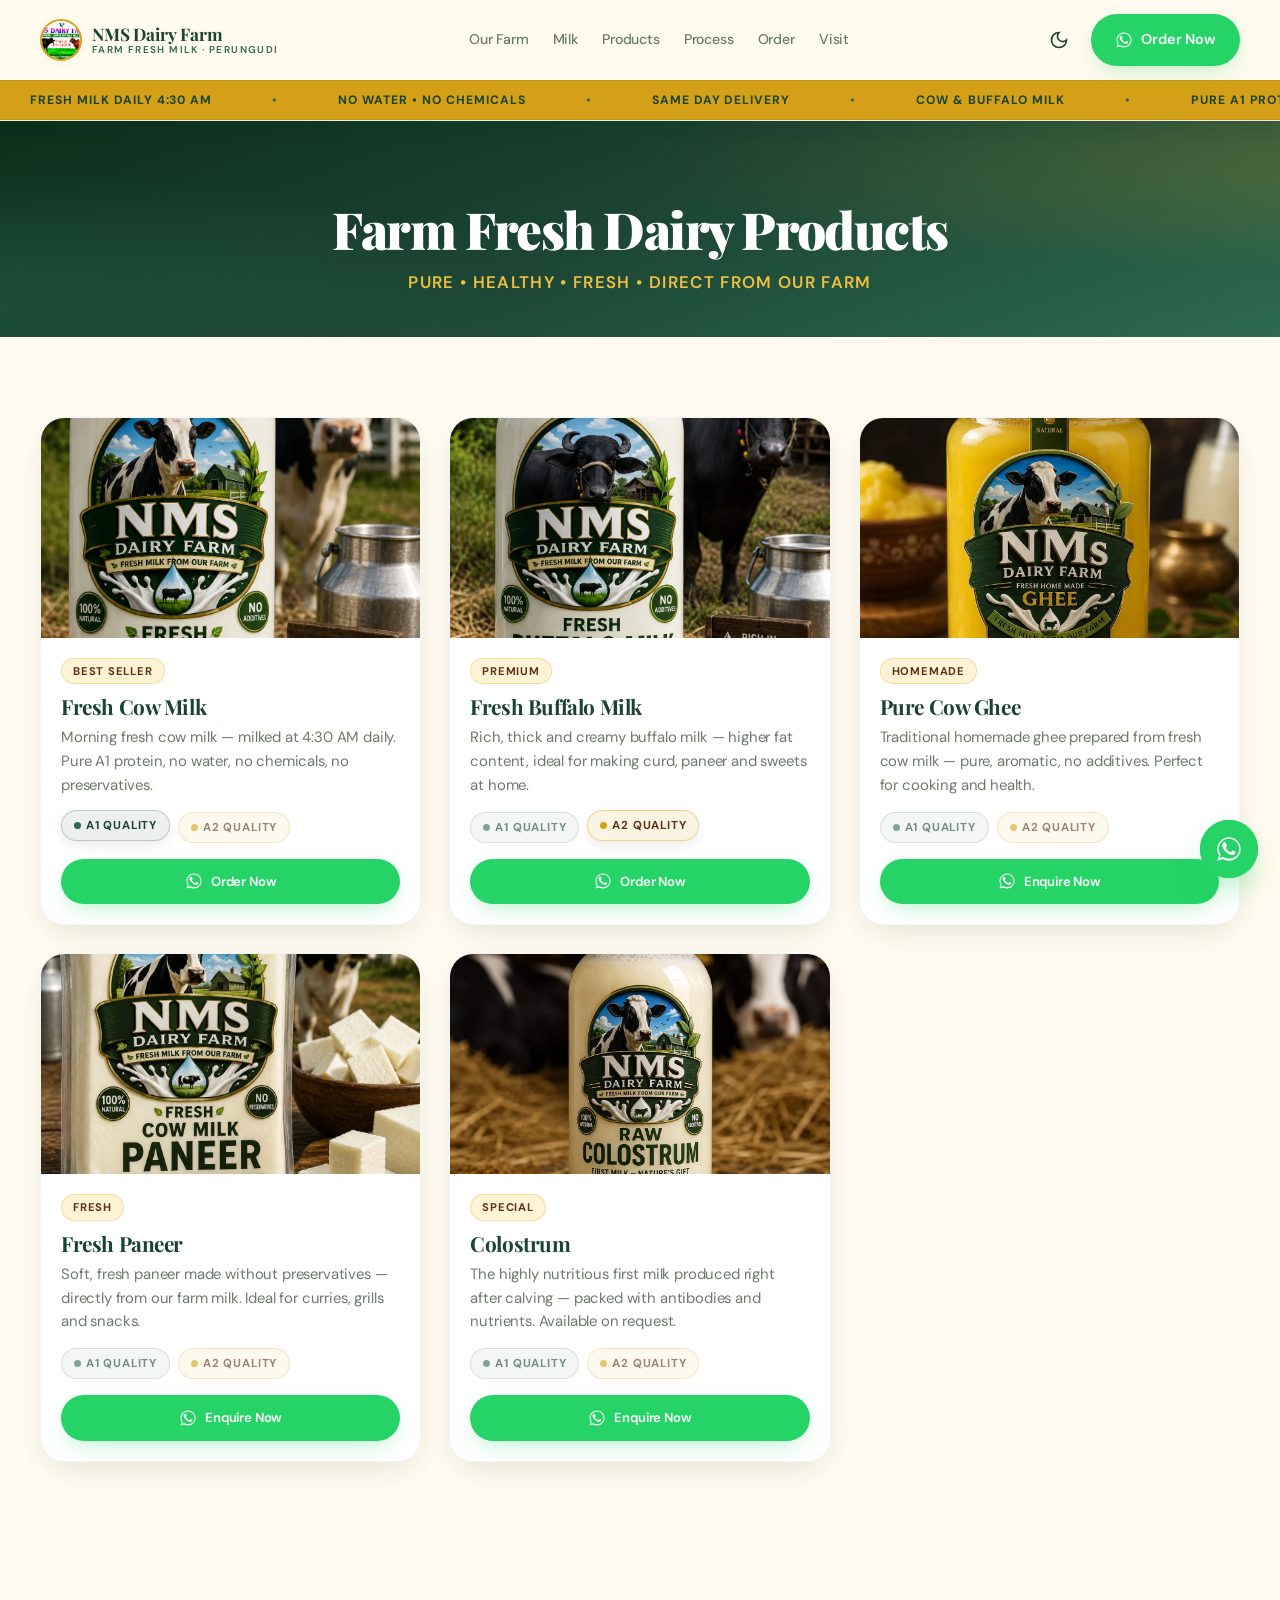
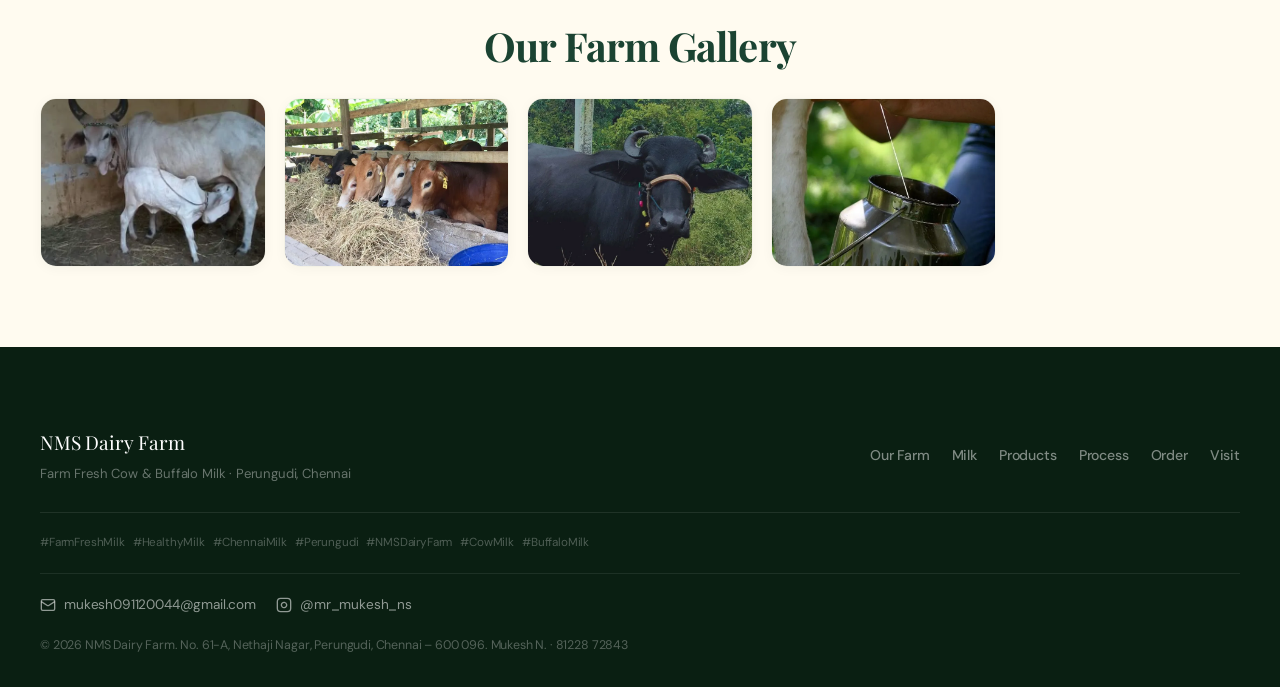
<file: products.html>
<!DOCTYPE html>
<html lang="en">

<head>
    <meta name="google-site-verification" content="FIwdEo8dIdttKMompDkvit5PTXpS1z3GjPGA3_YH7To" />
    <meta charset="UTF-8">
    <meta name="viewport" content="width=device-width, initial-scale=1.0">
    <title>NMS Dairy Farm | Fresh Dairy Products</title>
    <meta name="description" content="Shop NMS Dairy Farm's farm-fresh products: Pure Cow Milk, Buffalo Milk, Homemade Ghee, Fresh Paneer and Colostrum — delivered daily in Perungudi, Chennai.">
    <meta name="keywords" content="cow milk Chennai, buffalo milk Chennai, pure cow ghee Perungudi, organic ghee, fresh paneer Chennai, colostrum Chennai, NMS Dairy Farm products">
    <meta name="robots" content="index, follow">
    <meta name="theme-color" content="#1B4332">
    <link rel="canonical" href="https://nmsdairyfarm.com/products.html">

    <!-- Open Graph / Facebook -->
    <meta property="og:type" content="website">
    <meta property="og:url" content="https://nmsdairyfarm.com/products.html">
    <meta property="og:title" content="NMS Dairy Farm | Fresh Dairy Products">
    <meta property="og:description" content="Shop NMS Dairy Farm's farm-fresh products: Pure Cow Milk, Buffalo Milk, Homemade Ghee, Fresh Paneer and Colostrum — delivered daily in Perungudi, Chennai.">
    <meta property="og:image" content="https://nmsdairyfarm.com/img/one.webp">
    <meta property="og:site_name" content="NMS Dairy Farm">

    <!-- Twitter -->
    <meta name="twitter:card" content="summary_large_image">
    <meta name="twitter:url" content="https://nmsdairyfarm.com/products.html">
    <meta name="twitter:title" content="NMS Dairy Farm | Fresh Dairy Products">
    <meta name="twitter:description" content="Shop NMS Dairy Farm's farm-fresh products: Pure Cow Milk, Buffalo Milk, Homemade Ghee, Fresh Paneer and Colostrum — delivered daily in Perungudi, Chennai.">
    <meta name="twitter:image" content="https://nmsdairyfarm.com/img/one.webp">

    <!-- Favicon -->
    <link rel="icon" type="image/webp" href="img/logo.webp">
    <link rel="apple-touch-icon" href="img/logo.webp">

    <!-- Preload critical assets -->
    <link rel="preload" as="image" href="img/two.webp" type="image/webp">

    <link rel="preconnect" href="https://fonts.googleapis.com">
    <link rel="preconnect" href="https://fonts.gstatic.com" crossorigin>
    <link href="https://fonts.googleapis.com/css2?family=Playfair+Display:ital,wght@0,700;0,900;1,700&family=DM+Sans:wght@400;500;600;700&family=Caveat:wght@700&display=swap" rel="stylesheet">
    <link rel="stylesheet" href="style.css">
</head>

<body>
    <script>
        (function () {
            var t = localStorage.getItem('theme');
            if (t === 'dark' || (!t && window.matchMedia('(prefers-color-scheme: dark)').matches)) {
                document.body.classList.add('dark-theme');
            }
        })();
    </script>

    <!-- ── HEADER ── -->
    <header>
        <div class="nav">
            <a href="index.html" class="brand">
                <div class="brand-logo">
                    <img src="img/two.webp" alt="NMS Dairy Farm logo" width="42" height="42" decoding="async">
                </div>
                <div class="brand-name">NMS Dairy Farm<span>Farm Fresh Milk · Perungudi</span></div>
            </a>
            <nav class="nav-links" aria-label="Main navigation">
                <a href="index.html#showcase">Our Farm</a>
                <a href="index.html#animals">Milk</a>
                <a href="products.html" aria-current="page">Products</a>
                <a href="index.html#process">Process</a>
                <a href="index.html#order">Order</a>
                <a href="index.html#visit">Visit</a>
            </nav>
            <div class="nav-actions" style="display:flex;align-items:center;gap:12px;">
                <button class="theme-btn" id="themeToggle" aria-label="Toggle dark mode">
                    <svg class="sun-icon" viewBox="0 0 24 24" fill="none" stroke="currentColor" stroke-width="2" aria-hidden="true">
                        <circle cx="12" cy="12" r="4"/>
                        <path d="M12 2v2M12 20v2M4.93 4.93l1.41 1.41M17.66 17.66l1.41 1.41M2 12h2M20 12h2M6.34 17.66l-1.41 1.41M19.07 4.93l-1.41 1.41"/>
                    </svg>
                    <svg class="moon-icon" viewBox="0 0 24 24" fill="none" stroke="currentColor" stroke-width="2" aria-hidden="true">
                        <path d="M12 3a6 6 0 0 0 9 9 9 9 0 1 1-9-9Z"/>
                    </svg>
                </button>
                <a class="btn btn-wa nav-wa" id="navWa" href="#" target="_blank" rel="noopener" aria-label="Order on WhatsApp">
                    <svg viewBox="0 0 24 24" fill="currentColor" aria-hidden="true">
                        <path
                            d="M17.5 14.4c-.3-.1-1.7-.8-2-1-.3-.1-.5-.1-.7.1-.2.3-.8 1-.9 1.1-.2.2-.3.2-.6.1-.3-.1-1.2-.5-2.4-1.5-.9-.8-1.5-1.8-1.6-2.1-.2-.3 0-.5.1-.6.1-.1.3-.3.4-.5.1-.1.2-.3.3-.4.1-.2 0-.4 0-.5 0-.1-.7-1.7-.9-2.3-.3-.6-.5-.5-.7-.5h-.6c-.2 0-.5.1-.8.4-.3.3-1 1-1 2.4s1 2.8 1.2 3c.1.2 2 3 4.8 4.3.7.3 1.2.5 1.6.6.7.2 1.3.2 1.8.1.5-.1 1.7-.7 1.9-1.4.2-.7.2-1.3.2-1.4-.1-.2-.3-.2-.6-.4Z" />
                        <path
                            d="M12 2C6.5 2 2 6.5 2 12c0 1.9.5 3.7 1.5 5.3L2 22l4.8-1.5C8.3 21.5 10.1 22 12 22c5.5 0 10-4.5 10-10S17.5 2 12 2Zm0 18.2c-1.7 0-3.3-.5-4.7-1.3l-.3-.2-3.1 1 1-3-.2-.3C3.7 15 3.2 13.5 3.2 12 3.2 7.1 7.1 3.2 12 3.2S20.8 7.1 20.8 12 16.9 20.2 12 20.2Z" />
                    </svg>
                    Order Now
                </a>
                <button class="hamburger" id="menuOpen" aria-label="Open menu" aria-expanded="false"
                    aria-controls="mobileNav">
                    <svg viewBox="0 0 24 24" fill="none" stroke="currentColor" stroke-width="2" aria-hidden="true">
                        <path d="M3 6h18M3 12h18M3 18h18" stroke-linecap="round" />
                    </svg>
                </button>
            </div>
        </div>
        <!-- ticker -->
        <div class="ticker-wrap" aria-hidden="true">
            <div class="ticker-track">
                <div class="ticker-item">Fresh Milk Daily 4:30 AM</div>
                <div class="ticker-item">No Water • No Chemicals</div>
                <div class="ticker-item">Same Day Delivery</div>
                <div class="ticker-item">Cow &amp; Buffalo Milk</div>
                <div class="ticker-item">Pure A1 Protein Milk</div>
                <div class="ticker-item">Serving Perungudi, Velachery, Thoraipakkam &amp; Sholinganallur</div>
                <div class="ticker-item">Fresh Milk Daily 4:30 AM</div>
                <div class="ticker-item">No Water • No Chemicals</div>
                <div class="ticker-item">Same Day Delivery</div>
                <div class="ticker-item">Cow &amp; Buffalo Milk</div>
                <div class="ticker-item">Pure A1 Protein Milk</div>
                <div class="ticker-item">Serving Perungudi, Velachery, Thoraipakkam &amp; Sholinganallur</div>
            </div>
        </div>
    </header>

    <!-- MOBILE NAV -->
    <div class="mobile-nav" id="mobileNav" role="dialog" aria-modal="true" aria-label="Mobile navigation">
        <button class="close" id="menuClose" aria-label="Close menu">
            <svg viewBox="0 0 24 24" fill="none" stroke="currentColor" stroke-width="2" aria-hidden="true">
                <path d="M6 6l12 12M18 6L6 18" stroke-linecap="round" />
            </svg>
        </button>
        <a href="index.html#showcase">Our Farm</a>
        <a href="index.html#animals">Milk</a>
        <a href="products.html">Products</a>
        <a href="index.html#process">Process</a>
        <a href="index.html#order">Order</a>
        <a href="index.html#visit">Visit</a>
        <button class="theme-btn" aria-label="Toggle dark mode" style="margin-top: 10px; color: #fff;">
            <svg class="sun-icon" viewBox="0 0 24 24" fill="none" stroke="currentColor" stroke-width="2" aria-hidden="true" style="width:24px; height:24px;">
                <circle cx="12" cy="12" r="4"/>
                <path d="M12 2v2M12 20v2M4.93 4.93l1.41 1.41M17.66 17.66l1.41 1.41M2 12h2M20 12h2M6.34 17.66l-1.41 1.41M19.07 4.93l-1.41 1.41"/>
            </svg>
            <svg class="moon-icon" viewBox="0 0 24 24" fill="none" stroke="currentColor" stroke-width="2" aria-hidden="true" style="width:24px; height:24px;">
                <path d="M12 3a6 6 0 0 0 9 9 9 9 0 1 1-9-9Z"/>
            </svg>
        </button>
    </div>

    <main>
    <!-- ── HERO ── -->
    <section class="hero products-hero">
        <div class="hero-bg"></div>
        <div style="position:relative;z-index:2;max-width:700px;margin:0 auto;">
            <h1 style="color:#fff;font-size:clamp(2rem,5vw,3.2rem);margin-bottom:12px;">Farm Fresh Dairy Products</h1>
            <p
                style="color:var(--gold2);font-size:clamp(.9rem,2vw,1.05rem);font-weight:600;letter-spacing:.08em;text-transform:uppercase;">
                Pure • Healthy • Fresh • Direct From Our Farm</p>
        </div>
    </section>

    <!-- ── PRODUCTS GRID ── -->
    <section class="products-container">
        <div class="grid">

            <!-- Cow Milk -->
            <div class="card reveal">
                <img src="img/cow milk.webp" alt="Fresh Cow Milk" loading="lazy" width="400" height="220" decoding="async">
                <div class="content">
                    <span class="tag">Best Seller</span>
                    <h3>Fresh Cow Milk</h3>
                    <p>Morning fresh cow milk — milked at 4:30 AM daily. Pure A1 protein, no water, no chemicals, no
                        preservatives.</p>
                    <div class="quality-badges">
                        <span class="quality-badge a1 active">A1 Quality</span>
                        <span class="quality-badge a2">A2 Quality</span>
                    </div>
                    <div class="card-actions">
                        <a class="btn btn-wa"
                            href="index.html?milkType=Cow%20Milk&quality=A1%20Quality#order">
                            <svg viewBox="0 0 24 24" fill="currentColor" aria-hidden="true">
                                <path
                                    d="M17.5 14.4c-.3-.1-1.7-.8-2-1-.3-.1-.5-.1-.7.1-.2.3-.8 1-.9 1.1-.2.2-.3.2-.6.1-.3-.1-1.2-.5-2.4-1.5-.9-.8-1.5-1.8-1.6-2.1-.2-.3 0-.5.1-.6.1-.1.3-.3.4-.5.1-.1.2-.3.3-.4.1-.2 0-.4 0-.5 0-.1-.7-1.7-.9-2.3-.3-.6-.5-.5-.7-.5h-.6c-.2 0-.5.1-.8.4-.3.3-1 1-1 2.4s1 2.8 1.2 3c.1.2 2 3 4.8 4.3.7.3 1.2.5 1.6.6.7.2 1.3.2 1.8.1.5-.1 1.7-.7 1.9-1.4.2-.7.2-1.3.2-1.4-.1-.2-.3-.2-.6-.4Z" />
                                <path
                                    d="M12 2C6.5 2 2 6.5 2 12c0 1.9.5 3.7 1.5 5.3L2 22l4.8-1.5C8.3 21.5 10.1 22 12 22c5.5 0 10-4.5 10-10S17.5 2 12 2Zm0 18.2c-1.7 0-3.3-.5-4.7-1.3l-.3-.2-3.1 1 1-3-.2-.3C3.7 15 3.2 13.5 3.2 12 3.2 7.1 7.1 3.2 12 3.2S20.8 7.1 20.8 12 16.9 20.2 12 20.2Z" />
                            </svg>
                            Order Now
                        </a>
                    </div>
                </div>
            </div>

            <!-- Buffalo Milk -->
            <div class="card reveal">
                <img src="img/bmilk.webp" alt="Fresh Buffalo Milk" loading="lazy" width="400" height="220" decoding="async">
                <div class="content">
                    <span class="tag">Premium</span>
                    <h3>Fresh Buffalo Milk</h3>
                    <p>Rich, thick and creamy buffalo milk — higher fat content, ideal for making curd, paneer and
                        sweets at home.</p>
                    <div class="quality-badges">
                        <span class="quality-badge a1">A1 Quality</span>
                        <span class="quality-badge a2 active">A2 Quality</span>
                    </div>
                    <div class="card-actions">
                        <a class="btn btn-wa"
                            href="index.html?milkType=Buffalo%20Milk&quality=A2%20Quality#order">
                            <svg viewBox="0 0 24 24" fill="currentColor" aria-hidden="true">
                                <path
                                    d="M17.5 14.4c-.3-.1-1.7-.8-2-1-.3-.1-.5-.1-.7.1-.2.3-.8 1-.9 1.1-.2.2-.3.2-.6.1-.3-.1-1.2-.5-2.4-1.5-.9-.8-1.5-1.8-1.6-2.1-.2-.3 0-.5.1-.6.1-.1.3-.3.4-.5.1-.1.2-.3.3-.4.1-.2 0-.4 0-.5 0-.1-.7-1.7-.9-2.3-.3-.6-.5-.5-.7-.5h-.6c-.2 0-.5.1-.8.4-.3.3-1 1-1 2.4s1 2.8 1.2 3c.1.2 2 3 4.8 4.3.7.3 1.2.5 1.6.6.7.2 1.3.2 1.8.1.5-.1 1.7-.7 1.9-1.4.2-.7.2-1.3.2-1.4-.1-.2-.3-.2-.6-.4Z" />
                                <path
                                    d="M12 2C6.5 2 2 6.5 2 12c0 1.9.5 3.7 1.5 5.3L2 22l4.8-1.5C8.3 21.5 10.1 22 12 22c5.5 0 10-4.5 10-10S17.5 2 12 2Zm0 18.2c-1.7 0-3.3-.5-4.7-1.3l-.3-.2-3.1 1 1-3-.2-.3C3.7 15 3.2 13.5 3.2 12 3.2 7.1 7.1 3.2 12 3.2S20.8 7.1 20.8 12 16.9 20.2 12 20.2Z" />
                            </svg>
                            Order Now
                        </a>
                    </div>
                </div>
            </div>

            <!-- Pure Cow Ghee -->
            <div class="card reveal">
                <img src="img/ghee.webp" alt="Pure Cow Ghee" loading="lazy" width="400" height="220" decoding="async">
                <div class="content">
                    <span class="tag">Homemade</span>
                    <h3>Pure Cow Ghee</h3>
                    <p>Traditional homemade ghee prepared from fresh cow milk — pure, aromatic, no additives. Perfect
                        for cooking and health.</p>
                    <div class="quality-badges">
                        <span class="quality-badge a1">A1 Quality</span>
                        <span class="quality-badge a2">A2 Quality</span>
                    </div>
                    <div class="card-actions">
                        <a class="btn btn-wa"
                            href="https://wa.me/918122872843?text=Hi%20NMS%20Dairy%20Farm!%20I%27d%20like%20to%20enquire%20about%20Pure%20Cow%20Ghee."
                            target="_blank" rel="noopener">
                            <svg viewBox="0 0 24 24" fill="currentColor" aria-hidden="true">
                                <path
                                    d="M17.5 14.4c-.3-.1-1.7-.8-2-1-.3-.1-.5-.1-.7.1-.2.3-.8 1-.9 1.1-.2.2-.3.2-.6.1-.3-.1-1.2-.5-2.4-1.5-.9-.8-1.5-1.8-1.6-2.1-.2-.3 0-.5.1-.6.1-.1.3-.3.4-.5.1-.1.2-.3.3-.4.1-.2 0-.4 0-.5 0-.1-.7-1.7-.9-2.3-.3-.6-.5-.5-.7-.5h-.6c-.2 0-.5.1-.8.4-.3.3-1 1-1 2.4s1 2.8 1.2 3c.1.2 2 3 4.8 4.3.7.3 1.2.5 1.6.6.7.2 1.3.2 1.8.1.5-.1 1.7-.7 1.9-1.4.2-.7.2-1.3.2-1.4-.1-.2-.3-.2-.6-.4Z" />
                                <path
                                    d="M12 2C6.5 2 2 6.5 2 12c0 1.9.5 3.7 1.5 5.3L2 22l4.8-1.5C8.3 21.5 10.1 22 12 22c5.5 0 10-4.5 10-10S17.5 2 12 2Zm0 18.2c-1.7 0-3.3-.5-4.7-1.3l-.3-.2-3.1 1 1-3-.2-.3C3.7 15 3.2 13.5 3.2 12 3.2 7.1 7.1 3.2 12 3.2S20.8 7.1 20.8 12 16.9 20.2 12 20.2Z" />
                            </svg>
                            Enquire Now
                        </a>
                    </div>
                </div>
            </div>

            <!-- Fresh Paneer -->
            <div class="card reveal">
                <img src="img/panneer.webp" alt="Fresh Paneer" loading="lazy" width="400" height="220" decoding="async">
                <div class="content">
                    <span class="tag">Fresh</span>
                    <h3>Fresh Paneer</h3>
                    <p>Soft, fresh paneer made without preservatives — directly from our farm milk. Ideal for curries,
                        grills and snacks.</p>
                    <div class="quality-badges">
                        <span class="quality-badge a1">A1 Quality</span>
                        <span class="quality-badge a2">A2 Quality</span>
                    </div>
                    <div class="card-actions">
                        <a class="btn btn-wa"
                            href="https://wa.me/918122872843?text=Hi%20NMS%20Dairy%20Farm!%20I%27d%20like%20to%20enquire%20about%20Fresh%20Paneer."
                            target="_blank" rel="noopener">
                            <svg viewBox="0 0 24 24" fill="currentColor" aria-hidden="true">
                                <path
                                    d="M17.5 14.4c-.3-.1-1.7-.8-2-1-.3-.1-.5-.1-.7.1-.2.3-.8 1-.9 1.1-.2.2-.3.2-.6.1-.3-.1-1.2-.5-2.4-1.5-.9-.8-1.5-1.8-1.6-2.1-.2-.3 0-.5.1-.6.1-.1.3-.3.4-.5.1-.1.2-.3.3-.4.1-.2 0-.4 0-.5 0-.1-.7-1.7-.9-2.3-.3-.6-.5-.5-.7-.5h-.6c-.2 0-.5.1-.8.4-.3.3-1 1-1 2.4s1 2.8 1.2 3c.1.2 2 3 4.8 4.3.7.3 1.2.5 1.6.6.7.2 1.3.2 1.8.1.5-.1 1.7-.7 1.9-1.4.2-.7.2-1.3.2-1.4-.1-.2-.3-.2-.6-.4Z" />
                                <path
                                    d="M12 2C6.5 2 2 6.5 2 12c0 1.9.5 3.7 1.5 5.3L2 22l4.8-1.5C8.3 21.5 10.1 22 12 22c5.5 0 10-4.5 10-10S17.5 2 12 2Zm0 18.2c-1.7 0-3.3-.5-4.7-1.3l-.3-.2-3.1 1 1-3-.2-.3C3.7 15 3.2 13.5 3.2 12 3.2 7.1 7.1 3.2 12 3.2S20.8 7.1 20.8 12 16.9 20.2 12 20.2Z" />
                            </svg>
                            Enquire Now
                        </a>
                    </div>
                </div>
            </div>

            <!-- Colostrum -->
            <div class="card reveal">
                <img src="img/colostrum.webp" alt="Colostrum" loading="lazy" width="400" height="220" decoding="async">
                <div class="content">
                    <span class="tag">Special</span>
                    <h3>Colostrum</h3>
                    <p>The highly nutritious first milk produced right after calving — packed with antibodies and
                        nutrients. Available on request.</p>
                    <div class="quality-badges">
                        <span class="quality-badge a1">A1 Quality</span>
                        <span class="quality-badge a2">A2 Quality</span>
                    </div>
                    <div class="card-actions">
                        <a class="btn btn-wa"
                            href="https://wa.me/918122872843?text=Hi%20NMS%20Dairy%20Farm!%20I%27d%20like%20to%20enquire%20about%20Colostrum."
                            target="_blank" rel="noopener">
                            <svg viewBox="0 0 24 24" fill="currentColor" aria-hidden="true">
                                <path
                                    d="M17.5 14.4c-.3-.1-1.7-.8-2-1-.3-.1-.5-.1-.7.1-.2.3-.8 1-.9 1.1-.2.2-.3.2-.6.1-.3-.1-1.2-.5-2.4-1.5-.9-.8-1.5-1.8-1.6-2.1-.2-.3 0-.5.1-.6.1-.1.3-.3.4-.5.1-.1.2-.3.3-.4.1-.2 0-.4 0-.5 0-.1-.7-1.7-.9-2.3-.3-.6-.5-.5-.7-.5h-.6c-.2 0-.5.1-.8.4-.3.3-1 1-1 2.4s1 2.8 1.2 3c.1.2 2 3 4.8 4.3.7.3 1.2.5 1.6.6.7.2 1.3.2 1.8.1.5-.1 1.7-.7 1.9-1.4.2-.7.2-1.3.2-1.4-.1-.2-.3-.2-.6-.4Z" />
                                <path
                                    d="M12 2C6.5 2 2 6.5 2 12c0 1.9.5 3.7 1.5 5.3L2 22l4.8-1.5C8.3 21.5 10.1 22 12 22c5.5 0 10-4.5 10-10S17.5 2 12 2Zm0 18.2c-1.7 0-3.3-.5-4.7-1.3l-.3-.2-3.1 1 1-3-.2-.3C3.7 15 3.2 13.5 3.2 12 3.2 7.1 7.1 3.2 12 3.2S20.8 7.1 20.8 12 16.9 20.2 12 20.2Z" />
                            </svg>
                            Enquire Now
                        </a>
                    </div>
                </div>
            </div>

        </div>
    </section>

    <!-- ── GALLERY ── -->
    <section class="gallery">
        <h2>Our Farm Gallery</h2>
        <div class="gallery-grid">
            <div class="gallery-img-wrap reveal"><img src="img/cow1.webp" alt="NMS Dairy Farm — Cows grazing"
                    loading="lazy" width="300" height="225" decoding="async"></div>
            <div class="gallery-img-wrap reveal"><img src="img/cow2.webp" alt="NMS Dairy Farm — Buffalo at the farm"
                    loading="lazy" width="300" height="225" decoding="async"></div>
            <div class="gallery-img-wrap reveal"><img src="img/cow3.webp" alt="NMS Dairy Farm — Morning milking"
                    loading="lazy" width="300" height="225" decoding="async"></div>
            <div class="gallery-img-wrap reveal"><img src="img/cow4.webp" alt="NMS Dairy Farm — Fresh milk cans"
                    loading="lazy" width="300" height="225" decoding="async"></div>
        </div>
    </section>

    </main>

    <!-- ── FOOTER ── -->
    <footer>
        <div class="footer-inner">
            <div class="footer-top">
                <div>
                    <div class="footer-brand-name">NMS Dairy Farm</div>
                    <p style="color:rgba(255,255,255,0.38);font-size:.82rem;margin-top:4px;">Farm Fresh Cow &amp;
                        Buffalo Milk · Perungudi, Chennai</p>
                </div>
                <nav class="footer-links" aria-label="Footer navigation">
                    <a href="index.html#showcase">Our Farm</a>
                    <a href="index.html#animals">Milk</a>
                    <a href="products.html">Products</a>
                    <a href="index.html#process">Process</a>
                    <a href="index.html#order">Order</a>
                    <a href="index.html#visit">Visit</a>
                </nav>
            </div>
            <div class="footer-tags" style="margin-top:20px;">
                <span>#FarmFreshMilk</span><span>#HealthyMilk</span><span>#ChennaiMilk</span><span>#Perungudi</span><span>#NMSDairyFarm</span><span>#CowMilk</span><span>#BuffaloMilk</span>
            </div>
            <div class="footer-social" style="display:flex;gap:20px;align-items:center;flex-wrap:wrap;margin-top:20px;padding-top:20px;border-top:1px solid rgba(255,255,255,.08);">
                <a href="mailto:mukesh091120044@gmail.com" style="display:inline-flex;align-items:center;gap:8px;color:rgba(255,255,255,.55);font-size:.85rem;transition:color .25s;" onmouseover="this.style.color='var(--gold2)'" onmouseout="this.style.color='rgba(255,255,255,.55)'">
                    <svg width="16" height="16" viewBox="0 0 24 24" fill="none" stroke="currentColor" stroke-width="2" aria-hidden="true"><rect width="20" height="16" x="2" y="4" rx="2"/><path d="m22 7-8.97 5.7a1.94 1.94 0 0 1-2.06 0L2 7"/></svg>
                    mukesh091120044@gmail.com
                </a>
                <a href="https://instagram.com/mr_mukesh_ns" target="_blank" rel="noopener" style="display:inline-flex;align-items:center;gap:8px;color:rgba(255,255,255,.55);font-size:.85rem;transition:color .25s;" onmouseover="this.style.color='var(--gold2)'" onmouseout="this.style.color='rgba(255,255,255,.55)'">
                    <svg width="16" height="16" viewBox="0 0 24 24" fill="none" stroke="currentColor" stroke-width="2" aria-hidden="true"><rect width="20" height="20" x="2" y="2" rx="5" ry="5"/><path d="M16 11.37A4 4 0 1 1 12.63 8 4 4 0 0 1 16 11.37z"/><line x1="17.5" x2="17.51" y1="6.5" y2="6.5"/></svg>
                    @mr_mukesh_ns
                </a>
            </div>
            <div class="footer-bottom">
                <p>© <span id="yr"></span> NMS Dairy Farm. No. 61-A, Nethaji Nagar, Perungudi, Chennai – 600 096. Mukesh
                    N. · 81228 72843</p>
            </div>
        </div>
    </footer>

    <!-- ── FAB ── -->
    <a class="fab" id="fabWa" href="#" target="_blank" rel="noopener" aria-label="Chat on WhatsApp">
        <span class="fab-pulse" aria-hidden="true"></span>
        <svg viewBox="0 0 24 24" fill="currentColor" aria-hidden="true">
            <path
                d="M17.5 14.4c-.3-.1-1.7-.8-2-1-.3-.1-.5-.1-.7.1-.2.3-.8 1-.9 1.1-.2.2-.3.2-.6.1-.3-.1-1.2-.5-2.4-1.5-.9-.8-1.5-1.8-1.6-2.1-.2-.3 0-.5.1-.6.1-.1.3-.3.4-.5.1-.1.2-.3.3-.4.1-.2 0-.4 0-.5 0-.1-.7-1.7-.9-2.3-.3-.6-.5-.5-.7-.5h-.6c-.2 0-.5.1-.8.4-.3.3-1 1-1 2.4s1 2.8 1.2 3c.1.2 2 3 4.8 4.3.7.3 1.2.5 1.6.6.7.2 1.3.2 1.8.1.5-.1 1.7-.7 1.9-1.4.2-.7.2-1.3.2-1.4-.1-.2-.3-.2-.6-.4Z" />
            <path
                d="M12 2C6.5 2 2 6.5 2 12c0 1.9.5 3.7 1.5 5.3L2 22l4.8-1.5C8.3 21.5 10.1 22 12 22c5.5 0 10-4.5 10-10S17.5 2 12 2Zm0 18.2c-1.7 0-3.3-.5-4.7-1.3l-.3-.2-3.1 1 1-3-.2-.3C3.7 15 3.2 13.5 3.2 12 3.2 7.1 7.1 3.2 12 3.2S20.8 7.1 20.8 12 16.9 20.2 12 20.2Z" />
        </svg>
    </a>

    <script>
        (function () {
            'use strict';
            var PHONE = '918122872843';
            function wa(msg) { return 'https://wa.me/' + PHONE + '?text=' + encodeURIComponent(msg); }

            document.getElementById('yr').textContent = new Date().getFullYear();

            /* Theme toggle */
            document.querySelectorAll('.theme-btn').forEach(function (btn) {
                btn.addEventListener('click', function () {
                    var isDark = document.body.classList.toggle('dark-theme');
                    localStorage.setItem('theme', isDark ? 'dark' : 'light');
                });
            });

            document.getElementById('navWa').href = wa("Hi NMS Dairy Farm! I'd like to order farm fresh milk.");
            document.getElementById('fabWa').href = wa("Hi NMS Dairy Farm! I'd like to know more about your farm fresh dairy products.");

            /* Mobile nav */
            var mNav = document.getElementById('mobileNav');
            var menuOpen = document.getElementById('menuOpen');
            var menuClose = document.getElementById('menuClose');
            function openMenu() { mNav.classList.add('open'); menuOpen.setAttribute('aria-expanded', 'true'); document.body.style.overflow = 'hidden'; }
            function closeMenu() { mNav.classList.remove('open'); menuOpen.setAttribute('aria-expanded', 'false'); document.body.style.overflow = ''; }
            menuOpen.onclick = openMenu;
            menuClose.onclick = closeMenu;
            mNav.querySelectorAll('a').forEach(function (a) { a.onclick = closeMenu; });
            document.addEventListener('keydown', function (e) { if (e.key === 'Escape' && mNav.classList.contains('open')) closeMenu(); });

            /* Scroll reveal */
            if ('IntersectionObserver' in window) {
                var io = new IntersectionObserver(function (entries) {
                    entries.forEach(function (e) { if (e.isIntersecting) { e.target.classList.add('in'); io.unobserve(e.target); } });
                }, { threshold: 0.1, rootMargin: '0px 0px -30px 0px' });
                document.querySelectorAll('.reveal').forEach(function (el) { io.observe(el); });
            } else {
                document.querySelectorAll('.reveal').forEach(function (el) { el.classList.add('in'); });
            }

            /* Quality Badges Selection for Cards & Order Button Handling */
            document.querySelectorAll('.card').forEach(function (card) {
                var badges = card.querySelectorAll('.quality-badge');
                var waBtn = card.querySelector('.btn-wa');
                var titleEl = card.querySelector('h3');
                var title = titleEl ? titleEl.textContent.trim() : '';

                var isMilk = title.toLowerCase().includes('milk') && !title.toLowerCase().includes('ghee') && !title.toLowerCase().includes('paneer') && !title.toLowerCase().includes('colostrum');

                if (isMilk && waBtn) {
                    var mType = title.toLowerCase().includes('buffalo') ? 'Buffalo Milk' : 'Cow Milk';
                    
                    badges.forEach(function (badge) {
                        badge.style.cursor = 'pointer';
                        badge.addEventListener('click', function () {
                            badges.forEach(function (b) { b.classList.remove('active'); });
                            badge.classList.add('active');
                            var quality = badge.textContent.trim();
                            waBtn.setAttribute('href', 'index.html?milkType=' + encodeURIComponent(mType) + '&quality=' + encodeURIComponent(quality) + '#order');
                        });
                    });
                } else if (badges.length > 0 && waBtn) {
                    var originalHref = waBtn.getAttribute('href');
                    var baseHref = originalHref.replace('%20%5BPlease%20specify%20A1%20or%20A2%20Quality%5D', '').replace(/\s*\([^)]*\)$/, '');
                    badges.forEach(function (badge) {
                        badge.style.cursor = 'pointer';
                        badge.addEventListener('click', function () {
                            badges.forEach(function (b) { b.classList.remove('active'); });
                            badge.classList.add('active');
                            var quality = badge.textContent.trim();
                            waBtn.setAttribute('href', baseHref + ' (' + quality + ')');
                        });
                    });
                }
            });
        })();
    </script>

    <!-- JSON-LD: Products -->
    <script type="application/ld+json">
    [
      {
        "@context": "https://schema.org",
        "@type": "Product",
        "name": "Fresh Cow Milk",
        "description": "Morning fresh cow milk milked at 4:30 AM daily. Pure A1 protein, no water, no chemicals, no preservatives.",
        "image": "https://nmsdairyfarm.com/img/cow milk.webp",
        "brand": { "@type": "Brand", "name": "NMS Dairy Farm" },
        "category": "Dairy Products",
        "url": "https://nmsdairyfarm.com/products.html",
        "offers": {
          "@type": "Offer",
          "availability": "https://schema.org/InStock",
          "priceCurrency": "INR",
          "price": "0",
          "priceValidUntil": "2027-12-31",
          "url": "https://nmsdairyfarm.com/products.html",
          "seller": { "@type": "Organization", "name": "NMS Dairy Farm" }
        }
      },
      {
        "@context": "https://schema.org",
        "@type": "Product",
        "name": "Fresh Buffalo Milk",
        "description": "Rich, thick and creamy buffalo milk with higher fat content. Ideal for curd, paneer and sweets.",
        "image": "https://nmsdairyfarm.com/img/bmilk.webp",
        "brand": { "@type": "Brand", "name": "NMS Dairy Farm" },
        "category": "Dairy Products",
        "url": "https://nmsdairyfarm.com/products.html",
        "offers": {
          "@type": "Offer",
          "availability": "https://schema.org/InStock",
          "priceCurrency": "INR",
          "price": "0",
          "priceValidUntil": "2027-12-31",
          "url": "https://nmsdairyfarm.com/products.html",
          "seller": { "@type": "Organization", "name": "NMS Dairy Farm" }
        }
      },
      {
        "@context": "https://schema.org",
        "@type": "Product",
        "name": "Pure Cow Ghee",
        "description": "Traditional homemade ghee prepared from fresh cow milk. Pure, aromatic, no additives. Perfect for cooking and health.",
        "image": "https://nmsdairyfarm.com/img/ghee.webp",
        "brand": { "@type": "Brand", "name": "NMS Dairy Farm" },
        "category": "Dairy Products",
        "url": "https://nmsdairyfarm.com/products.html",
        "offers": {
          "@type": "Offer",
          "availability": "https://schema.org/InStock",
          "priceCurrency": "INR",
          "price": "0",
          "priceValidUntil": "2027-12-31",
          "url": "https://nmsdairyfarm.com/products.html",
          "seller": { "@type": "Organization", "name": "NMS Dairy Farm" }
        }
      },
      {
        "@context": "https://schema.org",
        "@type": "Product",
        "name": "Fresh Paneer",
        "description": "Soft, fresh paneer made without preservatives, directly from farm milk. Ideal for curries, grills and snacks.",
        "image": "https://nmsdairyfarm.com/img/panneer.webp",
        "brand": { "@type": "Brand", "name": "NMS Dairy Farm" },
        "category": "Dairy Products",
        "url": "https://nmsdairyfarm.com/products.html",
        "offers": {
          "@type": "Offer",
          "availability": "https://schema.org/InStock",
          "priceCurrency": "INR",
          "price": "0",
          "priceValidUntil": "2027-12-31",
          "url": "https://nmsdairyfarm.com/products.html",
          "seller": { "@type": "Organization", "name": "NMS Dairy Farm" }
        }
      },
      {
        "@context": "https://schema.org",
        "@type": "Product",
        "name": "Colostrum",
        "description": "Highly nutritious first milk produced right after calving, packed with antibodies and nutrients. Available on request.",
        "image": "https://nmsdairyfarm.com/img/colostrum.webp",
        "brand": { "@type": "Brand", "name": "NMS Dairy Farm" },
        "category": "Dairy Products",
        "url": "https://nmsdairyfarm.com/products.html",
        "offers": {
          "@type": "Offer",
          "availability": "https://schema.org/LimitedAvailability",
          "priceCurrency": "INR",
          "price": "0",
          "priceValidUntil": "2027-12-31",
          "url": "https://nmsdairyfarm.com/products.html",
          "seller": { "@type": "Organization", "name": "NMS Dairy Farm" }
        }
      }
    ]
    </script>
</body>

</html>
</file>
<file: style.css>
*,*::before,*::after{box-sizing:border-box;margin:0;padding:0;}:root{--g:#1B4332;--g2:#2D6A4F;--g3:#52B788;--gold:#D4A017;--gold2:#F0C040;--cream:#FFFBF0;--warm:#FFF3D6;--brown:#5C3317;--ink:#1A1A1A;--muted:#6B7B6A;--wa:#25D366;--wa2:#128C7E;--sp:80px;--sp-m:60px;--mw:1280px;--px:clamp(16px,4vw,40px);--r-lg:24px;--r-md:16px;--r-sm:12px;--r-pill:999px;--sh-a:0 2px 12px rgba(10,47,27,.04);--sh-b:0 8px 30px -8px rgba(10,47,27,.10),0 16px 40px -12px rgba(0,0,0,.05);--sh-c:0 20px 55px -12px rgba(10,47,27,.18),0 28px 48px -18px rgba(0,0,0,.07);--glass-bg:rgba(255,255,255,.78);--glass-border:1px solid rgba(255,255,255,.65);--glass-dark-bg:rgba(255,255,255,.05);--glass-dark-border:1px solid rgba(255,255,255,.10);--ease:cubic-bezier(.16,1,.3,1);--ease-std:cubic-bezier(.4,0,.2,1);}html{scroll-behavior:smooth;-webkit-text-size-adjust:100%;}body{font-family:'DM Sans',sans-serif;background:var(--cream);color:var(--ink);overflow-x:hidden;line-height:1.65;letter-spacing:-.01em;-webkit-font-smoothing:antialiased;}img{display:block;max-width:100%;height:auto;}a{color:inherit;text-decoration:none;}button{font-family:inherit;}h1,h2,h3,h4{font-family:'Playfair Display',serif;line-height:1.2;color:var(--g);letter-spacing:-.025em;}::-webkit-scrollbar{width:6px;}::-webkit-scrollbar-track{background:var(--cream);}::-webkit-scrollbar-thumb{background:var(--g2);border-radius:6px;}header{position:sticky;top:0;z-index:100;width:100%;background:rgba(255,251,240,.88);backdrop-filter:blur(20px) saturate(180%);-webkit-backdrop-filter:blur(20px) saturate(180%);border-bottom:1px solid rgba(27,67,50,.08);box-shadow:0 4px 24px rgba(10,47,27,.04);}.nav{display:flex;align-items:center;justify-content:space-between;padding:14px var(--px);max-width:var(--mw);margin:0 auto;width:100%;gap:16px;}.brand{display:flex;align-items:center;gap:10px;flex-shrink:0;}.brand-logo{width:42px;height:42px;border-radius:50%;border:2px solid var(--gold);overflow:hidden;flex:0 0 auto;box-shadow:var(--sh-a);}.brand-logo img{width:100%;height:100%;object-fit:cover;}.brand-name{font-family:'Playfair Display',serif;font-size:1.08rem;font-weight:700;color:var(--g);line-height:1.1;}.brand-name span{display:block;font-family:'DM Sans',sans-serif;font-size:.62rem;font-weight:600;letter-spacing:.14em;text-transform:uppercase;color:var(--g2);margin-top:2px;}.nav-links{display:flex;gap:24px;font-weight:500;font-size:.88rem;flex-shrink:0;}.nav-links a{color:var(--muted);transition:color .25s var(--ease-std);position:relative;white-space:nowrap;}.nav-links a:hover{color:var(--g);}.nav-links a::after{content:"";position:absolute;bottom:-3px;left:0;width:100%;height:2px;background:var(--g2);transform:scaleX(0);transform-origin:right;transition:transform .3s var(--ease-std);}.nav-links a:hover::after{transform:scaleX(1);transform-origin:left;}.hamburger{display:none;background:none;border:none;cursor:pointer;padding:4px;color:var(--g);transition:opacity .2s;}.hamburger:active{opacity:.6;}.hamburger svg{width:24px;height:24px;}@media(max-width:960px){.nav-links,.nav-wa{display:none;}.hamburger{display:flex;align-items:center;justify-content:center;}}@media(max-width:480px){.brand-name span{display:none;}.brand-name{font-size:1rem;}}.mobile-nav{display:none;flex-direction:column;align-items:center;justify-content:center;gap:28px;position:fixed;inset:0;z-index:200;background:var(--g);padding:24px;}.mobile-nav.open{display:flex;}.mobile-nav a{font-family:'Playfair Display',serif;font-size:clamp(1.6rem,5vw,2.2rem);color:#fff;font-weight:700;transition:color .2s;}.mobile-nav a:hover{color:var(--gold2);}.mobile-nav .close{position:absolute;top:20px;right:20px;background:none;border:none;color:#fff;cursor:pointer;}.mobile-nav .close svg{width:28px;height:28px;}.btn{display:inline-flex;align-items:center;justify-content:center;gap:8px;padding:12px 22px;border-radius:var(--r-pill);font-weight:600;font-size:.9rem;border:2px solid transparent;cursor:pointer;transition:all .3s var(--ease);white-space:nowrap;-webkit-tap-highlight-color:transparent;}.btn svg{width:18px;height:18px;flex-shrink:0;}.btn-wa{background:var(--wa);color:#fff;box-shadow:0 8px 24px -8px rgba(37,211,102,.4);}.btn-wa:hover{background:var(--wa2);transform:translateY(-2px);box-shadow:0 12px 28px -6px rgba(37,211,102,.6);}.btn-gold{background:linear-gradient(135deg,var(--gold),var(--gold2));color:var(--g);font-weight:700;box-shadow:0 8px 24px -8px rgba(212,160,23,.3);}.btn-gold:hover{transform:translateY(-2px);box-shadow:0 12px 28px -6px rgba(212,160,23,.5);}.btn-outline{background:transparent;border-color:var(--g);color:var(--g);}.btn-outline:hover{background:var(--g);color:#fff;transform:translateY(-2px);}.btn-white{background:#fff;color:var(--g);box-shadow:0 8px 20px -8px rgba(0,0,0,.12);}.btn-white:hover{transform:translateY(-2px);box-shadow:0 12px 24px -6px rgba(0,0,0,.22);}@media(max-width:480px){.btn{padding:11px 18px;font-size:.85rem;}}.hero{position:relative;min-height:100svh;background:linear-gradient(160deg,#0A2F1B 0%,#1B4332 45%,#2D6A4F 100%);display:flex;align-items:center;overflow:hidden;padding:0 var(--px);}.hero-bg{position:absolute;inset:0;background-image:radial-gradient(ellipse 60% 50% at 110% 20%,rgba(212,160,23,.22),transparent),radial-gradient(ellipse 50% 60% at -10% 80%,rgba(82,183,136,.18),transparent);pointer-events:none;}.hero-particles{position:absolute;inset:0;overflow:hidden;pointer-events:none;}.hero-particles span{position:absolute;border-radius:50%;background:rgba(212,160,23,.15);animation:float linear infinite;}@keyframes float{0%{transform:translateY(0) scale(1);opacity:.7;}100%{transform:translateY(-120vh) scale(1.5);opacity:0;}}.hero-grid{position:relative;z-index:2;display:grid;grid-template-columns:55% 45%;gap:40px;align-items:center;max-width:var(--mw);margin:0 auto;width:100%;padding:100px 0;}.hero-eyebrow{display:inline-flex;align-items:center;gap:8px;background:rgba(212,160,23,.18);border:1px solid rgba(212,160,23,.4);border-radius:var(--r-pill);padding:6px 14px;font-size:.78rem;font-weight:700;letter-spacing:.12em;text-transform:uppercase;color:var(--gold2);margin-bottom:22px;}.hero h1{font-size:clamp(2rem,5vw,3.8rem);font-weight:900;color:#fff;line-height:1.1;letter-spacing:-.03em;}.hero h1 em{font-style:italic;color:var(--gold2);}.hero-sub{margin-top:20px;color:rgba(255,255,255,.75);font-size:clamp(.95rem,2vw,1.08rem);line-height:1.65;max-width:42ch;}.hero-cta{display:flex;flex-wrap:wrap;gap:12px;margin-top:30px;}.hero-stats{display:flex;gap:24px;flex-wrap:wrap;margin-top:36px;padding-top:28px;border-top:1px solid rgba(255,255,255,.12);}.hero-stat .num{font-family:'Playfair Display',serif;font-size:1.8rem;font-weight:700;color:var(--gold2);letter-spacing:-.02em;}.hero-stat .lbl{font-size:.78rem;color:rgba(255,255,255,.6);margin-top:2px;}.poster-wrap{display:flex;justify-content:flex-end;align-items:center;}.poster-frame{position:relative;width:100%;max-width:420px;border-radius:var(--r-lg);box-shadow:var(--sh-c);overflow:visible;transition:transform .5s var(--ease),box-shadow .5s var(--ease);}.poster-frame img{width:100%;height:auto;display:block;border-radius:var(--r-lg);}.poster-frame:hover{transform:translateY(-10px) scale(1.01);box-shadow:0 40px 80px rgba(10,47,27,.38);}.poster-badge{position:absolute;bottom:-18px;left:20px;z-index:3;background:var(--wa);color:#fff;border-radius:14px;padding:11px 17px;font-weight:700;font-size:.8rem;box-shadow:0 12px 28px -8px rgba(37,211,102,.55);display:flex;align-items:center;gap:8px;border:3px solid #fff;}.poster-tag{position:absolute;top:14px;right:-8px;z-index:3;background:var(--gold);color:var(--g);border-radius:var(--r-pill);padding:7px 14px;font-weight:700;font-size:.76rem;letter-spacing:.06em;text-transform:uppercase;box-shadow:0 6px 18px -6px rgba(212,160,23,.65);transform:rotate(-3deg);}@media(max-width:900px){.hero{min-height:auto;padding-top:calc(var(--sp-m) + 40px);padding-bottom:var(--sp-m);}.hero-grid{grid-template-columns:1fr;padding:40px 0 0;gap:40px;}.poster-wrap{justify-content:center;}.poster-frame{max-width:360px;}}@media(max-width:480px){.hero-grid{gap:32px;padding:28px 0 0;}.hero-stats{gap:16px;}.hero-cta{flex-direction:column;}.hero-cta .btn{width:100%;justify-content:center;}.poster-frame{max-width:100%;}.poster-badge{font-size:.72rem;padding:9px 13px;}.poster-tag{right:-4px;font-size:.7rem;}}.section{padding:var(--sp) var(--px);display:flex;justify-content:center;width:100%;}.section-inner{max-width:var(--mw);margin:0 auto;width:100%;}@media(max-width:768px){.section{padding:var(--sp-m) var(--px);}}.label{display:inline-flex;align-items:center;gap:8px;font-size:.7rem;font-weight:700;letter-spacing:.15em;text-transform:uppercase;color:var(--g2);margin-bottom:12px;}.label::before{content:"";width:18px;height:2px;background:var(--gold);border-radius:2px;}.section-head h2{font-size:clamp(1.7rem,3.2vw,2.6rem);color:var(--g);margin-top:6px;}.section-head p{margin-top:12px;color:var(--muted);font-size:clamp(.95rem,1.5vw,1.05rem);line-height:1.7;max-width:52ch;}.showcase{background:#fff;}.showcase-grid{display:grid;grid-template-columns:1fr 1fr;gap:56px;align-items:center;}.showcase-img-wrap{position:relative;}.showcase-img{border-radius:var(--r-lg);overflow:hidden;box-shadow:var(--sh-b);border:1px solid rgba(27,67,50,.05);}.showcase-img img{width:100%;height:420px;object-fit:cover;transition:transform .6s var(--ease);}.showcase-img:hover img{transform:scale(1.03);}.img-label{position:absolute;bottom:18px;left:18px;background:rgba(27,67,50,.92);backdrop-filter:blur(8px);color:#fff;border-radius:10px;padding:9px 14px;font-weight:600;font-size:.82rem;display:flex;align-items:center;gap:8px;border:1px solid rgba(212,160,23,.4);}.showcase-point{display:flex;gap:14px;padding:16px 0;border-bottom:1px solid rgba(27,67,50,.08);}.showcase-point:last-child{border-bottom:none;}.point-icon{width:40px;height:40px;border-radius:10px;flex-shrink:0;background:linear-gradient(135deg,var(--g),var(--g2));display:flex;align-items:center;justify-content:center;}.point-icon svg{width:18px;height:18px;color:var(--gold2);}.point-text h3{font-family:'Playfair Display',serif;font-size:1rem;color:var(--g);margin-bottom:3px;}.point-text p{font-size:.88rem;color:var(--muted);line-height:1.55;}@media(max-width:860px){.showcase-grid{grid-template-columns:1fr;gap:36px;}.showcase-img img{height:320px;}}@media(max-width:480px){.showcase-img img{height:240px;}}.animals{background:linear-gradient(160deg,#0D2B1C,#1B4332);padding:var(--sp) var(--px);}@media(max-width:768px){.animals{padding:var(--sp-m) var(--px);}}.animals-inner{max-width:var(--mw);margin:0 auto;}.animals .label{color:var(--gold2);}.animals .label::before{background:var(--gold2);}.animals .section-head h2{color:#fff;}.animals .section-head p{color:rgba(255,255,255,.65);}.animal-cards{display:flex;justify-content:center;margin-top:44px;width:100%;}.animal-card{border-radius:var(--r-lg);overflow:hidden;position:relative;min-height:380px;display:flex;flex-direction:column;justify-content:flex-end;width:100%;max-width:580px;box-shadow:var(--sh-c);border:1px solid rgba(255,255,255,.1);}.animal-card img{position:absolute;inset:0;width:100%;height:100%;object-fit:cover;transition:transform .5s var(--ease);}.animal-card:hover img{transform:scale(1.05);}.animal-card-overlay{position:absolute;inset:0;background:linear-gradient(to top,rgba(0,0,0,.9) 0%,rgba(0,0,0,.28) 55%,transparent 100%);}.animal-card-content{position:relative;z-index:2;padding:26px;}.animal-card-tag{display:inline-block;background:var(--gold);color:var(--g);border-radius:var(--r-pill);padding:4px 13px;font-size:.7rem;font-weight:700;letter-spacing:.1em;text-transform:uppercase;margin-bottom:10px;}.animal-card h3{font-size:1.6rem;color:#fff;margin-bottom:7px;}.animal-card p{color:rgba(255,255,255,.78);font-size:.9rem;line-height:1.55;margin-bottom:16px;}.animal-card .benefits{display:flex;flex-wrap:wrap;gap:7px;}.benefit{background:rgba(255,255,255,.14);backdrop-filter:blur(4px);-webkit-backdrop-filter:blur(4px);border:1px solid rgba(255,255,255,.24);border-radius:var(--r-pill);padding:5px 11px;font-size:.74rem;font-weight:600;color:#fff;}.benefit.gold{background:rgba(212,160,23,.28);border-color:rgba(212,160,23,.48);color:var(--gold2);}@media(max-width:480px){.animal-card{min-height:320px;}.animal-card h3{font-size:1.35rem;}.animal-card-content{padding:20px;}}.products-container{max-width:var(--mw);margin:0 auto;padding:var(--sp) var(--px);}@media(max-width:768px){.products-container{padding:var(--sp-m) var(--px);}}.grid{display:grid;grid-template-columns:repeat(auto-fill,minmax(min(280px,100%),1fr));gap:28px;}@media(max-width:600px){.grid{gap:20px;}}.card{background:#fff;border-radius:var(--r-lg);overflow:hidden;box-shadow:var(--sh-b);border:1px solid rgba(27,67,50,.05);display:flex;flex-direction:column;transition:transform .4s var(--ease),box-shadow .4s var(--ease);}.card:hover{transform:translateY(-7px);box-shadow:var(--sh-c);}.card img{width:100%;height:220px;object-fit:cover;transition:transform .5s var(--ease);}.card:hover img{transform:scale(1.04);}.card .content{padding:20px;display:flex;flex-direction:column;flex:1;}.card .tag{align-self:flex-start;background:var(--warm);color:var(--brown);border:1px solid rgba(212,160,23,.28);padding:3px 11px;border-radius:30px;font-size:.7rem;font-weight:700;text-transform:uppercase;letter-spacing:.07em;}.card h3{font-family:'Playfair Display',serif;font-size:1.3rem;color:var(--g);margin:10px 0 7px;letter-spacing:-.02em;}.card p{font-size:.93rem;color:var(--muted);line-height:1.6;flex:1;margin-bottom:14px;}.card .price{font-family:'Playfair Display',serif;font-size:1.25rem;font-weight:700;color:var(--g);margin-bottom:14px;}.card .card-actions{display:flex;gap:8px;margin-top:auto;}.card .card-actions .btn{flex:1;padding:10px 12px;font-size:.82rem;}@media(max-width:480px){.card img{height:190px;}.card .content{padding:16px;}}.process{background:var(--warm);}.process-steps{display:grid;grid-template-columns:repeat(4,1fr);gap:22px;margin-top:52px;position:relative;}.process-steps::before{content:"";position:absolute;top:61px;left:10%;right:10%;height:2px;background:linear-gradient(90deg,var(--g),var(--gold),var(--g));z-index:0;}.process-step{text-align:center;position:relative;z-index:1;transition:transform .35s var(--ease);}.process-step:hover{transform:translateY(-6px);}.step-time{font-family:'Caveat',cursive;font-size:1.05rem;color:var(--g2);font-weight:700;margin-bottom:5px;}.step-circle{width:70px;height:70px;border-radius:50%;margin:0 auto 16px;background:linear-gradient(135deg,var(--g),var(--g2));display:flex;align-items:center;justify-content:center;box-shadow:0 12px 28px -10px rgba(27,67,50,.48);border:4px solid var(--cream);transition:all .3s var(--ease);}.process-step:hover .step-circle{transform:scale(1.06);box-shadow:0 14px 32px -8px rgba(27,67,50,.55);}.step-circle svg{width:28px;height:28px;color:var(--gold2);}.process-step h3{font-family:'Playfair Display',serif;font-size:.98rem;color:var(--g);margin-bottom:7px;}.process-step p{font-size:.83rem;color:var(--muted);line-height:1.58;}@media(max-width:860px){.process-steps{grid-template-columns:1fr 1fr;gap:28px;}.process-steps::before{display:none;}}@media(max-width:480px){.process-steps{grid-template-columns:1fr;}}.trial-wrap{padding:0 var(--px) var(--sp);display:flex;justify-content:center;width:100%;}@media(max-width:768px){.trial-wrap{padding-bottom:var(--sp-m);}}.trial{max-width:var(--mw);margin:0 auto;width:100%;background:linear-gradient(135deg,var(--g) 0%,var(--g2) 100%);border-radius:var(--r-lg);padding:56px 5%;display:grid;grid-template-columns:1fr 1fr;gap:40px;align-items:center;position:relative;overflow:hidden;box-shadow:var(--sh-c);border:1px solid rgba(255,255,255,.1);}.trial::before{content:"";position:absolute;top:-60px;right:-60px;width:280px;height:280px;border-radius:50%;background:rgba(212,160,23,.11);}.trial::after{content:"";position:absolute;bottom:-75px;left:30%;width:190px;height:190px;border-radius:50%;background:rgba(255,255,255,.04);}.trial-badge{display:inline-flex;align-items:center;gap:8px;background:rgba(212,160,23,.2);border:1px solid rgba(212,160,23,.38);border-radius:var(--r-pill);padding:6px 14px;font-size:.76rem;font-weight:700;letter-spacing:.1em;text-transform:uppercase;color:var(--gold2);margin-bottom:18px;}.trial h2{color:#fff;font-size:clamp(1.5rem,2.8vw,2.2rem);}.trial p{color:rgba(255,255,255,.74);margin-top:12px;font-size:1rem;line-height:1.65;}.trial-cta{position:relative;z-index:1;text-align:right;}.trial-note{color:rgba(255,255,255,.5);font-size:.8rem;margin-top:12px;}@media(max-width:768px){.trial{grid-template-columns:1fr;padding:38px 24px;gap:24px;}.trial-cta{text-align:left;}}@media(max-width:480px){.trial{padding:30px 18px;}.trial-cta .btn{width:100%;justify-content:center;}}.order{background:var(--cream);}.order-grid{display:grid;grid-template-columns:1.1fr .9fr;gap:56px;align-items:start;}.order-steps-list{margin-top:28px;}.order-step-item{display:flex;gap:14px;padding:14px 0;border-bottom:1px solid rgba(27,67,50,.09);}.order-step-item:last-child{border-bottom:none;}.step-num{width:30px;height:30px;border-radius:50%;flex-shrink:0;background:var(--g);color:var(--gold2);display:flex;align-items:center;justify-content:center;font-weight:700;font-size:.82rem;}.order-step-item h3{font-size:.93rem;color:var(--g);margin-bottom:3px;font-family:'Playfair Display',serif;}.order-step-item p{font-size:.86rem;color:var(--muted);line-height:1.5;}.order-builder{background:var(--glass-bg);backdrop-filter:blur(16px);-webkit-backdrop-filter:blur(16px);border:var(--glass-border);border-radius:var(--r-lg);padding:30px;box-shadow:var(--sh-b);}.builder-title{font-family:'Playfair Display',serif;font-size:1.25rem;color:var(--g);margin-bottom:24px;}.field-label{font-size:.72rem;font-weight:700;letter-spacing:.1em;text-transform:uppercase;color:var(--g2);display:block;margin-bottom:9px;}.choice-wrap{display:flex;gap:9px;margin-bottom:22px;flex-wrap:wrap;}.choice{flex:1;min-width:110px;border:2px solid rgba(27,67,50,.08);border-radius:var(--r-sm);padding:12px 9px;text-align:center;cursor:pointer;font-weight:600;font-size:.88rem;color:var(--muted);background:rgba(255,255,255,.5);transition:all .3s var(--ease-std);}.choice:hover{border-color:var(--g3);color:var(--g);transform:translateY(-2px);background:#fff;box-shadow:var(--sh-a);}.choice.active{border-color:var(--g);background:rgba(27,67,50,.06);color:var(--g);}.choice.active:hover{transform:none;box-shadow:none;}.qty-wrap{display:flex;align-items:center;gap:14px;margin-bottom:22px;}.qty-btn{width:42px;height:42px;border-radius:50%;border:2px solid rgba(27,67,50,.14);background:#fff;font-size:1.25rem;font-weight:700;color:var(--g);cursor:pointer;display:flex;align-items:center;justify-content:center;transition:all .3s var(--ease-std);}.qty-btn:hover{border-color:var(--g);background:var(--g);color:#fff;transform:scale(1.08);}.qty-btn:active{transform:scale(.94);}.qty-display{font-family:'Playfair Display',serif;font-size:1.65rem;font-weight:700;color:var(--g);min-width:76px;text-align:center;}.order-preview{background:var(--warm);border:1.5px dashed rgba(27,67,50,.24);border-radius:13px;padding:14px 16px;margin-bottom:20px;font-size:.9rem;color:var(--muted);}.order-preview strong{color:var(--g);}.order-builder .btn{width:100%;justify-content:center;font-size:.98rem;padding:15px;}@media(max-width:960px){.order-grid{grid-template-columns:1fr;gap:44px;}}@media(max-width:480px){.order-builder{padding:20px 14px;}.choice{min-width:90px;padding:10px 6px;}}.visit{background:var(--g);padding:var(--sp) var(--px);}@media(max-width:768px){.visit{padding:var(--sp-m) var(--px);}}.visit .label{color:var(--gold2);}.visit .label::before{background:var(--gold2);}.visit-grid{display:grid;grid-template-columns:1.1fr .9fr;gap:48px;margin-top:46px;width:100%;}@media(max-width:860px){.visit-grid{grid-template-columns:1fr;gap:36px;}}.info-item{display:flex;gap:14px;padding:18px 0;border-bottom:1px solid rgba(255,255,255,.09);}.info-item:last-child{border-bottom:none;}.info-icon{width:42px;height:42px;border-radius:10px;flex-shrink:0;background:rgba(212,160,23,.18);border:1px solid rgba(212,160,23,.28);display:flex;align-items:center;justify-content:center;}.info-icon svg{width:19px;height:19px;color:var(--gold2);}.info-item h3{font-size:.7rem;font-weight:700;letter-spacing:.1em;text-transform:uppercase;color:rgba(255,255,255,.48);margin-bottom:4px;}.info-item p{color:#fff;font-size:.95rem;line-height:1.5;}.info-item a{color:var(--gold2);text-decoration:underline;text-underline-offset:3px;}.visit-actions{display:flex;gap:10px;flex-wrap:wrap;margin-top:24px;}.hours-card{background:rgba(255,255,255,.05);backdrop-filter:blur(12px);-webkit-backdrop-filter:blur(12px);border:1px solid rgba(255,255,255,.1);border-radius:var(--r-lg);padding:26px;box-shadow:0 8px 30px rgba(0,0,0,.18);transition:transform .4s var(--ease),box-shadow .4s var(--ease);}.hours-card:hover{transform:translateY(-5px);box-shadow:0 14px 38px rgba(0,0,0,.28);}.hours-card h3{color:#fff;font-family:'Playfair Display',serif;font-size:1.15rem;margin-bottom:5px;}.hours-card>p{color:rgba(255,255,255,.58);font-size:.86rem;margin-bottom:18px;}.hour-row{display:flex;justify-content:space-between;align-items:center;padding:11px 0;border-top:1px solid rgba(255,255,255,.09);font-size:.88rem;color:#fff;}.hour-row:last-child{padding-bottom:0;}.hour-row .time{color:var(--gold2);font-weight:700;}.area-pills{display:flex;flex-wrap:wrap;gap:7px;margin-top:14px;}.area-pill{background:rgba(82,183,136,.18);border:1px solid rgba(82,183,136,.32);border-radius:var(--r-pill);padding:4px 13px;font-size:.76rem;font-weight:600;color:var(--g3);}@media(max-width:480px){.visit-actions{flex-direction:column;}.visit-actions .btn{width:100%;justify-content:center;}.hours-card{padding:20px 16px;}}.gallery{max-width:var(--mw);margin:0 auto;padding:var(--sp) var(--px);}@media(max-width:768px){.gallery{padding:var(--sp-m) var(--px);}}.gallery h2{font-family:'Playfair Display',serif;font-size:clamp(1.7rem,3.2vw,2.5rem);color:var(--g);margin-bottom:28px;text-align:center;letter-spacing:-.02em;}.gallery-grid{display:grid;grid-template-columns:repeat(auto-fill,minmax(min(210px,100%),1fr));gap:18px;}.gallery-img-wrap{border-radius:var(--r-md);overflow:hidden;box-shadow:var(--sh-a);aspect-ratio:4/3;border:1px solid rgba(27,67,50,.05);}.gallery-img-wrap img{width:100%;height:100%;object-fit:cover;transition:transform .6s var(--ease);}.gallery-img-wrap:hover img{transform:scale(1.05);}footer{background:#0A1F12;padding:var(--sp) var(--px) calc(var(--sp)*.4);width:100%;}@media(max-width:768px){footer{padding:var(--sp-m) var(--px) 24px;}}.footer-inner{max-width:var(--mw);margin:0 auto;width:100%;}.footer-top{display:flex;justify-content:space-between;align-items:center;flex-wrap:wrap;gap:20px;padding-bottom:28px;border-bottom:1px solid rgba(255,255,255,.09);}.footer-brand-name{font-family:'Playfair Display',serif;font-size:1.2rem;color:#fff;}.footer-links{display:flex;gap:22px;flex-wrap:wrap;}.footer-links a{color:rgba(255,255,255,.48);font-size:.88rem;font-weight:500;transition:color .25s var(--ease-std);}.footer-links a:hover{color:var(--gold2);}.footer-tags{display:flex;flex-wrap:wrap;gap:8px;margin-top:20px;}.footer-tags span{color:rgba(255,255,255,.28);font-size:.73rem;}.footer-bottom{padding-top:20px;display:flex;justify-content:space-between;flex-wrap:wrap;gap:10px;}.footer-bottom p{color:rgba(255,255,255,.3);font-size:.78rem;line-height:1.5;}@media(max-width:600px){.footer-top{flex-direction:column;align-items:flex-start;}.footer-links{gap:14px;}}.fab{position:fixed;bottom:22px;right:22px;z-index:99;width:58px;height:58px;border-radius:50%;background:var(--wa);display:flex;align-items:center;justify-content:center;box-shadow:0 14px 32px -10px rgba(37,211,102,.6);transition:transform .3s var(--ease),box-shadow .3s var(--ease);}.fab:hover{transform:scale(1.1);box-shadow:0 18px 38px -10px rgba(37,211,102,.78);}.fab svg{width:28px;height:28px;color:#fff;}.fab-pulse{position:absolute;width:100%;height:100%;border-radius:50%;border:2px solid var(--wa);animation:fab-pulse 2.5s ease-out infinite;}@keyframes fab-pulse{0%{transform:scale(1);opacity:.8;}100%{transform:scale(1.72);opacity:0;}}.reveal{opacity:0;transform:translateY(22px);transition:opacity .65s var(--ease),transform .65s var(--ease);}.reveal.in{opacity:1;transform:none;}@media(prefers-reduced-motion:reduce){.reveal,.reveal.in{opacity:1;transform:none;transition:none;}.ticker-track,.fab-pulse,.hero-particles span{animation:none;}}.ticker-wrap{width:100%;overflow:hidden;padding:9px 0;background:var(--gold);border-top:1px solid rgba(27,67,50,.1);border-bottom:1px solid rgba(27,67,50,.1);}.ticker-track{display:flex;width:max-content;animation:ticker-scroll 32s linear infinite;white-space:nowrap;}.ticker-item{display:inline-flex;align-items:center;padding:0 30px;color:var(--g);font-family:'DM Sans',sans-serif;font-weight:700;font-size:.76rem;letter-spacing:.08em;text-transform:uppercase;}.ticker-item::after{content:"•";margin-left:60px;color:var(--g2);}@keyframes ticker-scroll{0%{transform:translateX(0)}100%{transform:translateX(-50%)}}.products-hero{min-height:auto;padding:calc(var(--sp-m) + 20px) var(--px) 40px;flex-direction:column;justify-content:center;text-align:center;}@media(max-width:768px){.products-hero{padding:calc(var(--sp-m) + 10px) var(--px) 30px;}}.quality-badges{display:flex;gap:8px;flex-wrap:wrap;margin-bottom:16px;align-items:center;}.quality-badge{display:inline-flex;align-items:center;gap:5px;padding:5px 12px;border-radius:var(--r-pill);font-size:.72rem;font-weight:700;letter-spacing:.07em;text-transform:uppercase;cursor:pointer;transition:all .2s var(--ease);opacity:0.6;}.quality-badge:hover{opacity:0.8;}.quality-badge.active{opacity:1;transform:translateY(-2px);box-shadow:0 4px 12px rgba(0,0,0,0.08);}.quality-badge.a1{background:rgba(27,67,50,.08);border:1.5px solid rgba(27,67,50,.22);color:var(--g);}.quality-badge.a2{background:rgba(212,160,23,.12);border:1.5px solid rgba(212,160,23,.38);color:var(--brown);}.quality-badge::before{content:"";width:7px;height:7px;border-radius:50%;flex-shrink:0;}.quality-badge.a1::before{background:var(--g2);}.quality-badge.a2::before{background:var(--gold);}.text-center{text-align:center;}.sr-only{position:absolute;width:1px;height:1px;padding:0;margin:-1px;overflow:hidden;clip:rect(0,0,0,0);white-space:nowrap;border-width:0;}a:focus-visible,button:focus-visible,.choice:focus-within{outline:3px solid var(--g3);outline-offset:2px;}

/* Theme Transitions and Dark Theme Overrides */
body, header, .card, .showcase, .qty-btn, .choice, .order-builder, .order-preview, .visit, .animals, .mobile-nav, .process, .ticker-wrap {
  transition: background-color 0.35s cubic-bezier(.16,1,.3,1), color 0.35s cubic-bezier(.16,1,.3,1), border-color 0.35s cubic-bezier(.16,1,.3,1), box-shadow 0.35s cubic-bezier(.16,1,.3,1);
}

body.dark-theme {
  --cream: #0B130E; /* Darkest forest slate */
  --ink: #EDF3EE; /* Off-white */
  --muted: #8E9F90; /* Sage grey */
  --g: #FFFFFF; /* White titles */
  --warm: #112015; /* Slightly lighter forest slate */
  --glass-bg: rgba(14, 27, 19, 0.85);
  --glass-border: 1px solid rgba(255, 255, 255, 0.08);
}

body.dark-theme header {
  background: rgba(11, 19, 14, 0.88);
  border-bottom: 1px solid rgba(255, 255, 255, 0.08);
  box-shadow: 0 4px 24px rgba(0, 0, 0, 0.2);
}

body.dark-theme .showcase {
  background: #0E1E14;
}

body.dark-theme .card {
  background: #112017;
  border-color: rgba(255, 255, 255, 0.06);
  box-shadow: 0 8px 30px -8px rgba(0, 0, 0, 0.3);
}

body.dark-theme .qty-btn {
  background: #152B1E;
  border-color: rgba(255, 255, 255, 0.15);
  color: #FFFFFF;
}
body.dark-theme .qty-btn:hover {
  background: var(--g2);
}

body.dark-theme .choice {
  background: rgba(255, 255, 255, 0.02);
  border-color: rgba(255, 255, 255, 0.08);
  color: var(--muted);
}
body.dark-theme .choice:hover {
  background: #162E20;
  color: #FFFFFF;
  border-color: var(--g3);
}
body.dark-theme .choice.active {
  background: rgba(82, 183, 136, 0.15);
  border-color: var(--g3);
  color: #FFFFFF;
}

body.dark-theme .quality-badge.a1 {
  background: rgba(82, 183, 136, 0.08);
  border-color: rgba(82, 183, 136, 0.25);
  color: var(--g3);
}
body.dark-theme .quality-badge.a2 {
  background: rgba(212, 160, 23, 0.08);
  border-color: rgba(212, 160, 23, 0.25);
  color: var(--gold2);
}

body.dark-theme .trial {
  background: linear-gradient(135deg, #1B4332 0%, #2D6A4F 100%);
}

body.dark-theme .step-circle {
  background: linear-gradient(135deg, #1B4332, #2D6A4F);
}

body.dark-theme .process {
  background: #0E1E14;
}

body.dark-theme .ticker-wrap {
  background: #D4A017;
  border-top-color: rgba(255, 255, 255, 0.1);
  border-bottom-color: rgba(255, 255, 255, 0.1);
}

/* Theme Toggle Button Styles */
.theme-btn {
  background: none;
  border: none;
  cursor: pointer;
  padding: 8px;
  color: var(--g);
  display: inline-flex;
  align-items: center;
  justify-content: center;
  transition: all 0.3s cubic-bezier(.16,1,.3,1);
  border-radius: 50%;
  width: 40px;
  height: 40px;
  -webkit-tap-highlight-color: transparent;
}
.theme-btn:hover {
  background: rgba(27, 67, 50, 0.05);
  transform: scale(1.05);
}
body.dark-theme .theme-btn:hover {
  background: rgba(255, 255, 255, 0.08);
}
.theme-btn svg {
  width: 20px;
  height: 20px;
  stroke: currentColor;
  stroke-width: 2;
  transition: transform 0.5s cubic-bezier(.16,1,.3,1);
}
.theme-btn .sun-icon {
  display: none;
}
.theme-btn .moon-icon {
  display: block;
}
body.dark-theme .theme-btn {
  color: var(--gold2);
}
body.dark-theme .theme-btn .sun-icon {
  display: block;
}
body.dark-theme .theme-btn .moon-icon {
  display: none;
}

/* Scrollbar dark mode adjustments */
body.dark-theme ::-webkit-scrollbar-track {
  background: #0B130E;
}
body.dark-theme ::-webkit-scrollbar-thumb {
  background: #1F3E2F;
}
</file>
